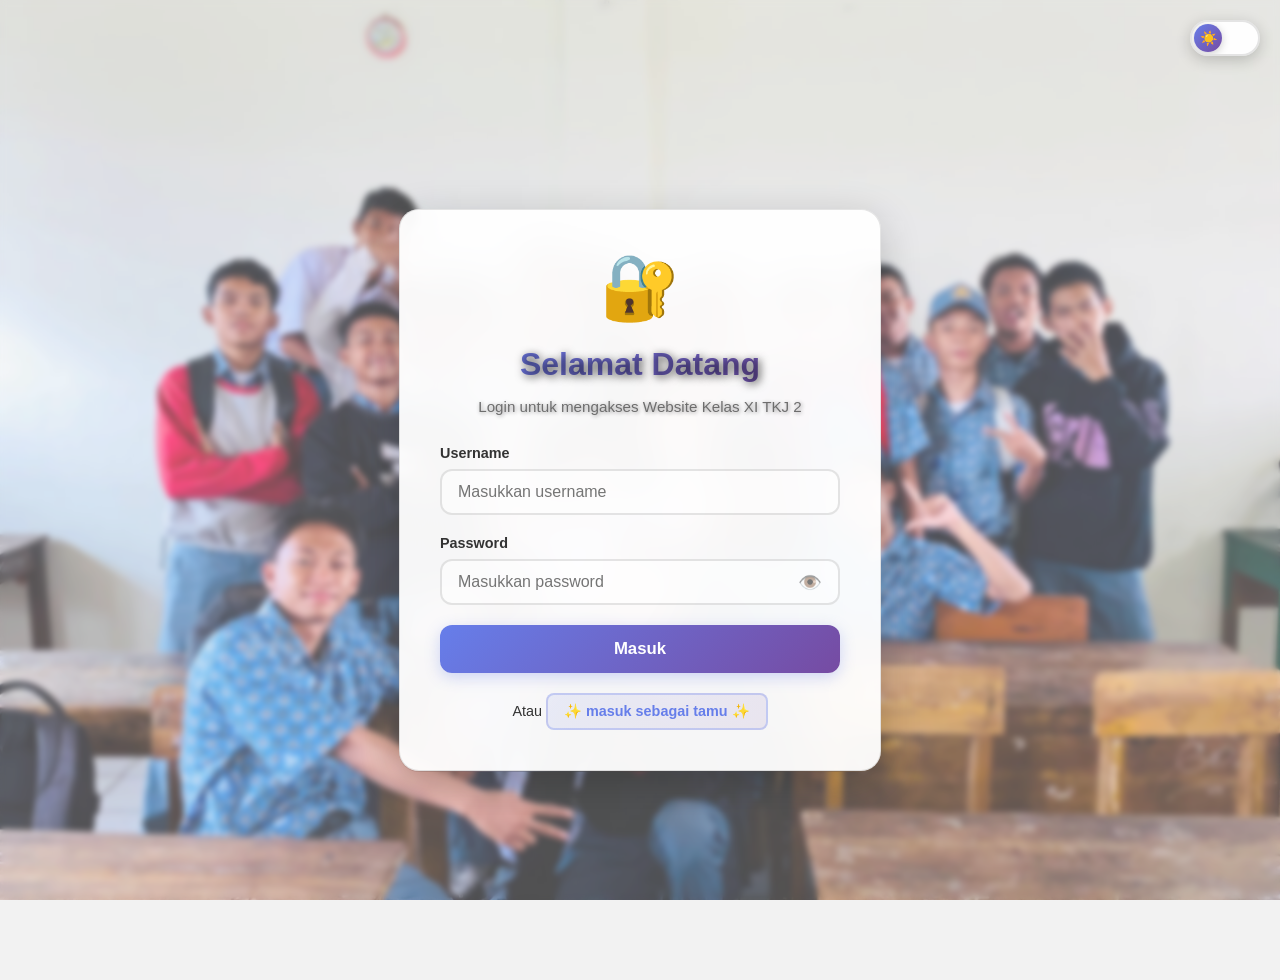
<file: jadwal.html>
<!DOCTYPE html>
<html lang="id">
<head>
    <meta charset="UTF-8">
    <meta name="viewport" content="width=device-width, initial-scale=1.0">
    <title>Jadwal Kelas - XI TKJ 2</title>
    <link rel="stylesheet" href="css/base.css">
    <style>
        /* Jadwal Specific Styles */
        .schedule-container {
            max-width: 1200px;
            margin: 0 auto;
            padding: 20px;
            padding-bottom: 100px;
        }

        .schedule-header {
            text-align: center;
            padding: 40px 20px 20px;
        }

        .schedule-title {
            font-size: 2.5em;
            font-weight: 800;
            background: linear-gradient(135deg, #667eea 0%, #764ba2 100%);
            -webkit-background-clip: text;
            -webkit-text-fill-color: transparent;
            background-clip: text;
            margin-bottom: 10px;
            filter: drop-shadow(0 0 20px rgba(102, 126, 234, 0.4));
        }

        .dark-mode .schedule-title {
            background: linear-gradient(135deg, #3b82f6 0%, #8b5cf6 100%);
            -webkit-background-clip: text;
            -webkit-text-fill-color: transparent;
            background-clip: text;
        }

        .schedule-subtitle {
            color: var(--text-color);
            font-size: 1.1em;
            opacity: 0.8;
        }

        /* Day Selector */
        .day-selector {
            display: flex;
            gap: 10px;
            justify-content: center;
            flex-wrap: wrap;
            margin: 30px 0;
            padding: 0 20px;
        }

        .day-btn {
            padding: 12px 24px;
            background: var(--card-bg);
            border: 2px solid var(--nav-border);
            border-radius: 50px;
            color: var(--text-color);
            font-weight: 600;
            cursor: pointer;
            transition: all 0.3s cubic-bezier(0.4, 0, 0.2, 1);
            backdrop-filter: blur(10px);
            -webkit-backdrop-filter: blur(10px);
            font-size: 14px;
        }

        .day-btn:hover {
            transform: translateY(-2px);
            box-shadow: 0 4px 15px rgba(102, 126, 234, 0.3);
        }

        .day-btn.active {
            background: linear-gradient(135deg, #667eea 0%, #764ba2 100%);
            color: white;
            border-color: transparent;
            box-shadow: 0 4px 20px rgba(102, 126, 234, 0.4);
        }

        .dark-mode .day-btn.active {
            background: linear-gradient(135deg, #3b82f6 0%, #8b5cf6 100%);
        }

        /* Today Badge for Day Button */
        .day-btn.today {
            position: relative;
        }

        .day-btn.today::after {
            content: '● Hari Ini';
            position: absolute;
            top: -10px;
            right: -10px;
            background: linear-gradient(135deg, #10b981 0%, #059669 100%);
            color: white;
            padding: 3px 8px;
            border-radius: 12px;
            font-size: 0.7em;
            font-weight: 600;
            box-shadow: 0 2px 6px rgba(16, 185, 129, 0.4);
            animation: pulse 2s ease-in-out infinite;
            white-space: nowrap;
            z-index: 10;
        }

        @keyframes pulse {
            0%, 100% { opacity: 1; transform: scale(1); }
            50% { opacity: 0.85; transform: scale(0.98); }
        }

        /* Schedule Cards */
        .schedule-content {
            display: none;
            animation: fadeInScale 0.5s ease-out;
        }

        .schedule-content.active {
            display: block;
        }

        @keyframes fadeInScale {
            from {
                opacity: 0;
                transform: scale(0.95);
            }
            to {
                opacity: 1;
                transform: scale(1);
            }
        }

        .schedule-card {
            background: var(--card-bg);
            backdrop-filter: blur(10px);
            -webkit-backdrop-filter: blur(10px);
            border-radius: 16px;
            padding: 20px;
            margin-bottom: 15px;
            border-left: 4px solid #667eea;
            box-shadow: 0 4px 15px rgba(0, 0, 0, 0.1);
            transition: all 0.3s ease;
            position: relative;
            overflow: hidden;
        }

        .schedule-card::before {
            content: '';
            position: absolute;
            top: 0;
            left: 0;
            width: 100%;
            height: 100%;
            background: linear-gradient(135deg, rgba(102, 126, 234, 0.05) 0%, rgba(118, 75, 162, 0.05) 100%);
            opacity: 0;
            transition: opacity 0.3s ease;
        }

        .schedule-card:hover {
            transform: translateX(5px);
            box-shadow: 0 6px 25px rgba(0, 0, 0, 0.15);
        }

        .schedule-card:hover::before {
            opacity: 1;
        }

        .dark-mode .schedule-card {
            border-left-color: #3b82f6;
        }

        .schedule-time {
            display: inline-flex;
            align-items: center;
            gap: 8px;
            background: linear-gradient(135deg, #667eea 0%, #764ba2 100%);
            color: white;
            padding: 6px 14px;
            border-radius: 20px;
            font-size: 13px;
            font-weight: 600;
            margin-bottom: 12px;
            box-shadow: 0 2px 8px rgba(102, 126, 234, 0.3);
        }

        .dark-mode .schedule-time {
            background: linear-gradient(135deg, #3b82f6 0%, #8b5cf6 100%);
        }

        .schedule-subject {
            font-size: 1.3em;
            font-weight: 700;
            color: var(--text-color);
            margin-bottom: 8px;
            position: relative;
            z-index: 1;
        }

        .schedule-teacher {
            color: var(--text-color);
            opacity: 0.7;
            font-size: 0.95em;
            display: flex;
            align-items: center;
            gap: 8px;
            position: relative;
            z-index: 1;
        }

        .schedule-room {
            display: inline-flex;
            align-items: center;
            gap: 6px;
            margin-top: 10px;
            padding: 4px 12px;
            background: rgba(102, 126, 234, 0.1);
            border-radius: 12px;
            font-size: 0.9em;
            color: #667eea;
            font-weight: 600;
            position: relative;
            z-index: 1;
        }

        .dark-mode .schedule-room {
            background: rgba(59, 130, 246, 0.2);
            color: #3b82f6;
        }

        /* Empty State */
        .empty-state {
            text-align: center;
            padding: 60px 20px;
            color: var(--text-color);
            opacity: 0.6;
        }

        .empty-state-icon {
            font-size: 4em;
            margin-bottom: 20px;
            opacity: 0.5;
        }

        /* Mobile Responsive */
        @media (max-width: 768px) {
            .schedule-title {
                font-size: 2em;
            }

            .day-selector {
                gap: 8px;
            }

            .day-btn {
                padding: 10px 18px;
                font-size: 13px;
            }

            .day-btn.today::after {
                font-size: 0.65em;
                padding: 3px 6px;
                top: -8px;
                right: -8px;
            }

            .schedule-card {
                padding: 16px;
            }

            .schedule-subject {
                font-size: 1.15em;
            }
        }

        @media (max-width: 480px) {
            .schedule-title {
                font-size: 1.8em;
            }

            .day-btn {
                padding: 8px 14px;
                font-size: 12px;
            }

            .day-btn.today::after {
                font-size: 0.6em;
                padding: 2px 5px;
                top: -7px;
                right: -7px;
            }

            .schedule-time {
                font-size: 12px;
                padding: 5px 12px;
            }

            .schedule-subject {
                font-size: 1.1em;
            }

            .schedule-teacher {
                font-size: 0.9em;
            }
        }
    </style>
    <link rel="stylesheet" href="css/app.css">
</head>
<body>

    <!-- Background Slideshow -->
    <div class="bg-slideshow" id="bgSlideshow"></div>

    <!-- Top Navigation Bar -->
    <nav class="top-nav" id="topNavRoot"></nav>

    <!-- Header -->
    <div class="schedule-header">
        <h1 class="schedule-title">Jadwal Pelajaran</h1>
        <p class="schedule-subtitle">Kelas XI TKJ 2</p>
    </div>

    <!-- Day Selector -->
    <div class="day-selector">
        <button class="day-btn active" data-day="senin">Senin</button>
        <button class="day-btn" data-day="selasa">Selasa</button>
        <button class="day-btn" data-day="rabu">Rabu</button>
        <button class="day-btn" data-day="kamis">Kamis</button>
        <button class="day-btn" data-day="jumat">Jumat</button>
        <button class="day-btn" data-day="sabtu">Sabtu</button>
    </div>

    <!-- Schedule Container -->
    <div class="schedule-container">

        <!-- Senin -->
        <div class="schedule-content active" data-day="senin">
            <div class="schedule-card">
                <div class="schedule-time">⏰ 13:15 - 13:45</div>
                <div class="schedule-subject">Bahasa Inggris</div>
                <div class="schedule-teacher">👨‍🏫 Ditha</div>
                <div class="schedule-room">📍 Kelas</div>
            </div>
            <div class="schedule-card">
                <div class="schedule-time">⏰ 13:45 - 14:15</div>
                <div class="schedule-subject">Bahasa Inggris</div>
                <div class="schedule-teacher">👨‍🏫 Ditha</div>
                <div class="schedule-room">📍 Kelas</div>
            </div>
            <div class="schedule-card">
                <div class="schedule-time">⏰ 14:15 - 14:45</div>
                <div class="schedule-subject">Bahasa Inggris</div>
                <div class="schedule-teacher">👨‍🏫 Ditha</div>
                <div class="schedule-room">📍 Kelas</div>
            </div>
            <div class="schedule-card">
                <div class="schedule-time">⏰ 14:45 - 15:15</div>
                <div class="schedule-subject">Bahasa Inggris</div>
                <div class="schedule-teacher">👨‍🏫 Ditha</div>
                <div class="schedule-room">📍 Kelas</div>
            </div>
            <div class="schedule-card" style="background: rgba(255, 193, 7, 0.1); border-left-color: #ffc107;">
                <div class="schedule-time">⏰ 15:15 - 15:25</div>
                <div class="schedule-subject">☕ ISTIRAHAT</div>
                <div class="schedule-teacher">⏸️ Break Time (10 menit)</div>
                <div class="schedule-room">📍 Area Sekolah</div>
            </div>
            <div class="schedule-card">
                <div class="schedule-time">⏰ 15:25 - 15:55</div>
                <div class="schedule-subject">ASJ</div>
                <div class="schedule-teacher">👨‍🏫 Devi</div>
                <div class="schedule-room">📍 Lab Komputer</div>
            </div>
            <div class="schedule-card">
                <div class="schedule-time">⏰ 15:55 - 16:25</div>
                <div class="schedule-subject">ASJ</div>
                <div class="schedule-teacher">👨‍🏫 Devi</div>
                <div class="schedule-room">📍 Lab Komputer</div>
            </div>
            <div class="schedule-card">
                <div class="schedule-time">⏰ 16:25 - 16:55</div>
                <div class="schedule-subject">ASJ</div>
                <div class="schedule-teacher">👨‍🏫 Devi</div>
                <div class="schedule-room">📍 Lab Komputer</div>
            </div>
            <div class="schedule-card">
                <div class="schedule-time">⏰ 16:55 - 17:25</div>
                <div class="schedule-subject">ASJ</div>
                <div class="schedule-teacher">👨‍🏫 Devi</div>
                <div class="schedule-room">📍 Lab Komputer</div>
            </div>
        </div>


        <!-- Selasa -->
        <div class="schedule-content" data-day="selasa">
            <div class="schedule-card">
                <div class="schedule-time">⏰ 13:15 - 13:45</div>
                <div class="schedule-subject">TUJK</div>
                <div class="schedule-teacher">👨‍🏫 Mahfud</div>
                <div class="schedule-room">📍 Lab Komputer</div>
            </div>
            <div class="schedule-card">
                <div class="schedule-time">⏰ 13:45 - 14:15</div>
                <div class="schedule-subject">TUJK</div>
                <div class="schedule-teacher">👨‍🏫 Mahfud</div>
                <div class="schedule-room">📍 Lab Komputer</div>
            </div>
            <div class="schedule-card">
                <div class="schedule-time">⏰ 14:15 - 14:45</div>
                <div class="schedule-subject">TJKN</div>
                <div class="schedule-teacher">👨‍🏫 Satura</div>
                <div class="schedule-room">📍 Lab Komputer</div>
            </div>
            <div class="schedule-card">
                <div class="schedule-time">⏰ 14:45 - 15:15</div>
                <div class="schedule-subject">TJKN</div>
                <div class="schedule-teacher">👨‍🏫 Satura</div>
                <div class="schedule-room">📍 Lab Komputer</div>
            </div>
            <div class="schedule-card" style="background: rgba(255, 193, 7, 0.1); border-left-color: #ffc107;">
                <div class="schedule-time">⏰ 15:15 - 15:25</div>
                <div class="schedule-subject">☕ ISTIRAHAT</div>
                <div class="schedule-teacher">⏸️ Break Time (10 menit)</div>
                <div class="schedule-room">📍 Area Sekolah</div>
            </div>
            <div class="schedule-card">
                <div class="schedule-time">⏰ 15:25 - 15:55</div>
                <div class="schedule-subject">ASJ</div>
                <div class="schedule-teacher">👨‍🏫 Devi</div>
                <div class="schedule-room">📍 Lab Komputer</div>
            </div>
            <div class="schedule-card">
                <div class="schedule-time">⏰ 15:55 - 16:25</div>
                <div class="schedule-subject">ASJ</div>
                <div class="schedule-teacher">👨‍🏫 Devi</div>
                <div class="schedule-room">📍 Lab Komputer</div>
            </div>
            <div class="schedule-card">
                <div class="schedule-time">⏰ 16:25 - 16:55</div>
                <div class="schedule-subject">PABP</div>
                <div class="schedule-teacher">👨‍🏫 Mujawiroh</div>
                <div class="schedule-room">📍 Kelas</div>
            </div>
            <div class="schedule-card">
                <div class="schedule-time">⏰ 16:55 - 17:25</div>
                <div class="schedule-subject">PABP</div>
                <div class="schedule-teacher">👨‍🏫 Mujawiroh</div>
                <div class="schedule-room">📍 Kelas</div>
            </div>
        </div>


        <!-- Rabu -->
        <div class="schedule-content" data-day="rabu">
            <div class="schedule-card">
                <div class="schedule-time">⏰ 13:15 - 13:45</div>
                <div class="schedule-subject">PKWU</div>
                <div class="schedule-teacher">👨‍🏫 Oktalia</div>
                <div class="schedule-room">📍 Kelas</div>
            </div>
            <div class="schedule-card">
                <div class="schedule-time">⏰ 13:45 - 14:15</div>
                <div class="schedule-subject">PKWU</div>
                <div class="schedule-teacher">👨‍🏫 Oktalia</div>
                <div class="schedule-room">📍 Kelas</div>
            </div>
            <div class="schedule-card">
                <div class="schedule-time">⏰ 14:15 - 14:45</div>
                <div class="schedule-subject">PKWU</div>
                <div class="schedule-teacher">👨‍🏫 Oktalia</div>
                <div class="schedule-room">📍 Kelas</div>
            </div>
            <div class="schedule-card">
                <div class="schedule-time">⏰ 14:45 - 15:15</div>
                <div class="schedule-subject">PKWU</div>
                <div class="schedule-teacher">👨‍🏫 Oktalia</div>
                <div class="schedule-room">📍 Kelas</div>
            </div>
            <div class="schedule-card" style="background: rgba(255, 193, 7, 0.1); border-left-color: #ffc107;">
                <div class="schedule-time">⏰ 15:15 - 15:25</div>
                <div class="schedule-subject">☕ ISTIRAHAT</div>
                <div class="schedule-teacher">⏸️ Break Time (10 menit)</div>
                <div class="schedule-room">📍 Area Sekolah</div>
            </div>
            <div class="schedule-card">
                <div class="schedule-time">⏰ 15:25 - 15:55</div>
                <div class="schedule-subject">PKWU</div>
                <div class="schedule-teacher">👨‍🏫 Oktalia</div>
                <div class="schedule-room">📍 Kelas</div>
            </div>
            <div class="schedule-card">
                <div class="schedule-time">⏰ 15:55 - 16:25</div>
                <div class="schedule-subject">Matematika</div>
                <div class="schedule-teacher">👨‍🏫 Ahmad</div>
                <div class="schedule-room">📍 Kelas</div>
            </div>
            <div class="schedule-card">
                <div class="schedule-time">⏰ 16:25 - 16:55</div>
                <div class="schedule-subject">Penjas</div>
                <div class="schedule-teacher">👨‍🏫 Zainul</div>
                <div class="schedule-room">📍 Lapangan</div>
            </div>
            <div class="schedule-card">
                <div class="schedule-time">⏰ 16:55 - 17:25</div>
                <div class="schedule-subject">Penjas</div>
                <div class="schedule-teacher">👨‍🏫 Zainul</div>
                <div class="schedule-room">📍 Lapangan</div>
            </div>
        </div>


        <!-- Kamis -->
        <div class="schedule-content" data-day="kamis">
            <div class="schedule-card">
                <div class="schedule-time">⏰ 13:15 - 13:45</div>
                <div class="schedule-subject">Matematika</div>
                <div class="schedule-teacher">👨‍🏫 Ahmad</div>
                <div class="schedule-room">📍 Kelas</div>
            </div>
            <div class="schedule-card">
                <div class="schedule-time">⏰ 13:45 - 14:15</div>
                <div class="schedule-subject">Matematika</div>
                <div class="schedule-teacher">👨‍🏫 Ahmad</div>
                <div class="schedule-room">📍 Kelas</div>
            </div>
            <div class="schedule-card">
                <div class="schedule-time">⏰ 14:15 - 14:45</div>
                <div class="schedule-subject">PABP</div>
                <div class="schedule-teacher">👨‍🏫 Mujawiroh</div>
                <div class="schedule-room">📍 Kelas</div>
            </div>
            <div class="schedule-card">
                <div class="schedule-time">⏰ 14:45 - 15:15</div>
                <div class="schedule-subject">PABP</div>
                <div class="schedule-teacher">👨‍🏫 Mujawiroh</div>
                <div class="schedule-room">📍 Kelas</div>
            </div>
            <div class="schedule-card" style="background: rgba(255, 193, 7, 0.1); border-left-color: #ffc107;">
                <div class="schedule-time">⏰ 15:15 - 15:25</div>
                <div class="schedule-subject">☕ ISTIRAHAT</div>
                <div class="schedule-teacher">⏸️ Break Time (10 menit)</div>
                <div class="schedule-room">📍 Area Sekolah</div>
            </div>
            <div class="schedule-card">
                <div class="schedule-time">⏰ 15:25 - 15:55</div>
                <div class="schedule-subject">PKPJ</div>
                <div class="schedule-teacher">👨‍🏫 Herman</div>
                <div class="schedule-room">📍 Lab Komputer</div>
            </div>
            <div class="schedule-card">
                <div class="schedule-time">⏰ 15:55 - 16:25</div>
                <div class="schedule-subject">PKPJ</div>
                <div class="schedule-teacher">👨‍🏫 Herman</div>
                <div class="schedule-room">📍 Lab Komputer</div>
            </div>
            <div class="schedule-card">
                <div class="schedule-time">⏰ 16:25 - 16:55</div>
                <div class="schedule-subject">PKPJ</div>
                <div class="schedule-teacher">👨‍🏫 Herman</div>
                <div class="schedule-room">📍 Lab Komputer</div>
            </div>
            <div class="schedule-card">
                <div class="schedule-time">⏰ 16:55 - 17:25</div>
                <div class="schedule-subject">PKPJ</div>
                <div class="schedule-teacher">👨‍🏫 Herman</div>
                <div class="schedule-room">📍 Lab Komputer</div>
            </div>
        </div>


        <!-- Jum'at -->
        <div class="schedule-content" data-day="jumat">
            <div class="schedule-card">
                <div class="schedule-time">⏰ 13:15 - 13:50</div>
                <div class="schedule-subject">PPKN</div>
                <div class="schedule-teacher">👨‍🏫 Yophie</div>
                <div class="schedule-room">📍 Kelas</div>
            </div>
            <div class="schedule-card">
                <div class="schedule-time">⏰ 13:50 - 14:25</div>
                <div class="schedule-subject">PPKN</div>
                <div class="schedule-teacher">👨‍🏫 Yophie</div>
                <div class="schedule-room">📍 Kelas</div>
            </div>
            <div class="schedule-card">
                <div class="schedule-time">⏰ 14:25 - 15:00</div>
                <div class="schedule-subject">TUJK</div>
                <div class="schedule-teacher">👨‍🏫 Mahfud</div>
                <div class="schedule-room">📍 Lab Komputer</div>
            </div>
            <div class="schedule-card" style="background: rgba(255, 193, 7, 0.1); border-left-color: #ffc107;">
                <div class="schedule-time">⏰ 15:00 - 15:05</div>
                <div class="schedule-subject">☕ ISTIRAHAT</div>
                <div class="schedule-teacher">⏸️ Break Time (5 menit)</div>
                <div class="schedule-room">📍 Area Sekolah</div>
            </div>
            <div class="schedule-card">
                <div class="schedule-time">⏰ 15:05 - 15:40</div>
                <div class="schedule-subject">Sejarah Indonesia</div>
                <div class="schedule-teacher">👨‍🏫 Evi</div>
                <div class="schedule-room">📍 Kelas</div>
            </div>
            <div class="schedule-card">
                <div class="schedule-time">⏰ 15:40 - 16:15</div>
                <div class="schedule-subject">Sejarah Indonesia</div>
                <div class="schedule-teacher">👨‍🏫 Evi</div>
                <div class="schedule-room">📍 Kelas</div>
            </div>
            <div class="schedule-card">
                <div class="schedule-time">⏰ 16:15 - 16:50</div>
                <div class="schedule-subject">Bahasa Indonesia</div>
                <div class="schedule-teacher">👨‍🏫 Abdul Rahmat</div>
                <div class="schedule-room">📍 Kelas</div>
            </div>
            <div class="schedule-card">
                <div class="schedule-time">⏰ 16:50 - 17:25</div>
                <div class="schedule-subject">Bahasa Indonesia</div>
                <div class="schedule-teacher">👨‍🏫 Abdul Rahmat</div>
                <div class="schedule-room">📍 Kelas</div>
            </div>
        </div>


        <!-- Sabtu -->
        <div class="schedule-content" data-day="sabtu">
            <div class="schedule-card">
                <div class="schedule-time">⏰ 13:15 - 13:50</div>
                <div class="schedule-subject">Bahasa Indonesia</div>
                <div class="schedule-teacher">👨‍🏫 Abdul Rahmat</div>
                <div class="schedule-room">📍 Kelas</div>
            </div>
            <div class="schedule-card">
                <div class="schedule-time">⏰ 13:50 - 14:25</div>
                <div class="schedule-subject">TUJK</div>
                <div class="schedule-teacher">👨‍🏫 Mahfud</div>
                <div class="schedule-room">📍 Lab Komputer</div>
            </div>
            <div class="schedule-card">
                <div class="schedule-time">⏰ 14:25 - 15:00</div>
                <div class="schedule-subject">TJKN</div>
                <div class="schedule-teacher">👨‍🏫 Satura</div>
                <div class="schedule-room">📍 Lab Komputer</div>
            </div>
            <div class="schedule-card">
                <div class="schedule-time">⏰ 15:00 - 15:35</div>
                <div class="schedule-subject">TJKN</div>
                <div class="schedule-teacher">👨‍🏫 Satura</div>
                <div class="schedule-room">📍 Lab Komputer</div>
            </div>
            <div class="schedule-card">
                <div class="schedule-time">⏰ 15:35 - 16:10</div>
                <div class="schedule-subject">ASJ</div>
                <div class="schedule-teacher">👨‍🏫 Devi</div>
                <div class="schedule-room">📍 Lab Komputer</div>
            </div>
            <div class="schedule-card" style="background: rgba(255, 193, 7, 0.1); border-left-color: #ffc107;">
                <div class="schedule-time">⏰ 16:10 - 16:15</div>
                <div class="schedule-subject">☕ ISTIRAHAT</div>
                <div class="schedule-teacher">⏸️ Break Time (5 menit)</div>
                <div class="schedule-room">📍 Area Sekolah</div>
            </div>
            <div class="schedule-card">
                <div class="schedule-time">⏰ 16:15 - 16:50</div>
                <div class="schedule-subject">TUJK</div>
                <div class="schedule-teacher">👨‍🏫 Mahfud</div>
                <div class="schedule-room">📍 Lab Komputer</div>
            </div>
            <div class="schedule-card">
                <div class="schedule-time">⏰ 16:50 - 17:25</div>
                <div class="schedule-subject">TUJK</div>
                <div class="schedule-teacher">👨‍🏫 Mahfud</div>
                <div class="schedule-room">📍 Lab Komputer</div>
            </div>
        </div>


    </div>

    <!-- Bottom Navigation -->
    <nav class="bottom-nav" id="bottomNav"></nav>

    <script type="module">
        import { initNav } from './js/nav.js';
        initNav();

        document.addEventListener('DOMContentLoaded', function() {
            const dayButtons = document.querySelectorAll('.day-btn');
            const scheduleContents = document.querySelectorAll('.schedule-content');

            dayButtons.forEach(button => {
                button.addEventListener('click', () => {
                    const selectedDay = button.getAttribute('data-day');
                    dayButtons.forEach(btn => btn.classList.remove('active'));
                    button.classList.add('active');
                    scheduleContents.forEach(content => content.classList.remove('active'));
                    const selectedContent = document.querySelector(`.schedule-content[data-day="${selectedDay}"]`);
                    if (selectedContent) selectedContent.classList.add('active');
                });
            });

            const days = ['minggu', 'senin', 'selasa', 'rabu', 'kamis', 'jumat', 'sabtu'];
            const currentDay = days[new Date().getDay()];

            if (currentDay !== 'minggu') {
                const todayButton = document.querySelector(`.day-btn[data-day="${currentDay}"]`);
                if (todayButton) todayButton.classList.add('today');
            }

            const targetDay = currentDay === 'minggu' ? 'senin' : currentDay;
            const targetButton = document.querySelector(`.day-btn[data-day="${targetDay}"]`);
            if (targetButton) targetButton.click();
        });
    </script>

</body>
</html>
</file>
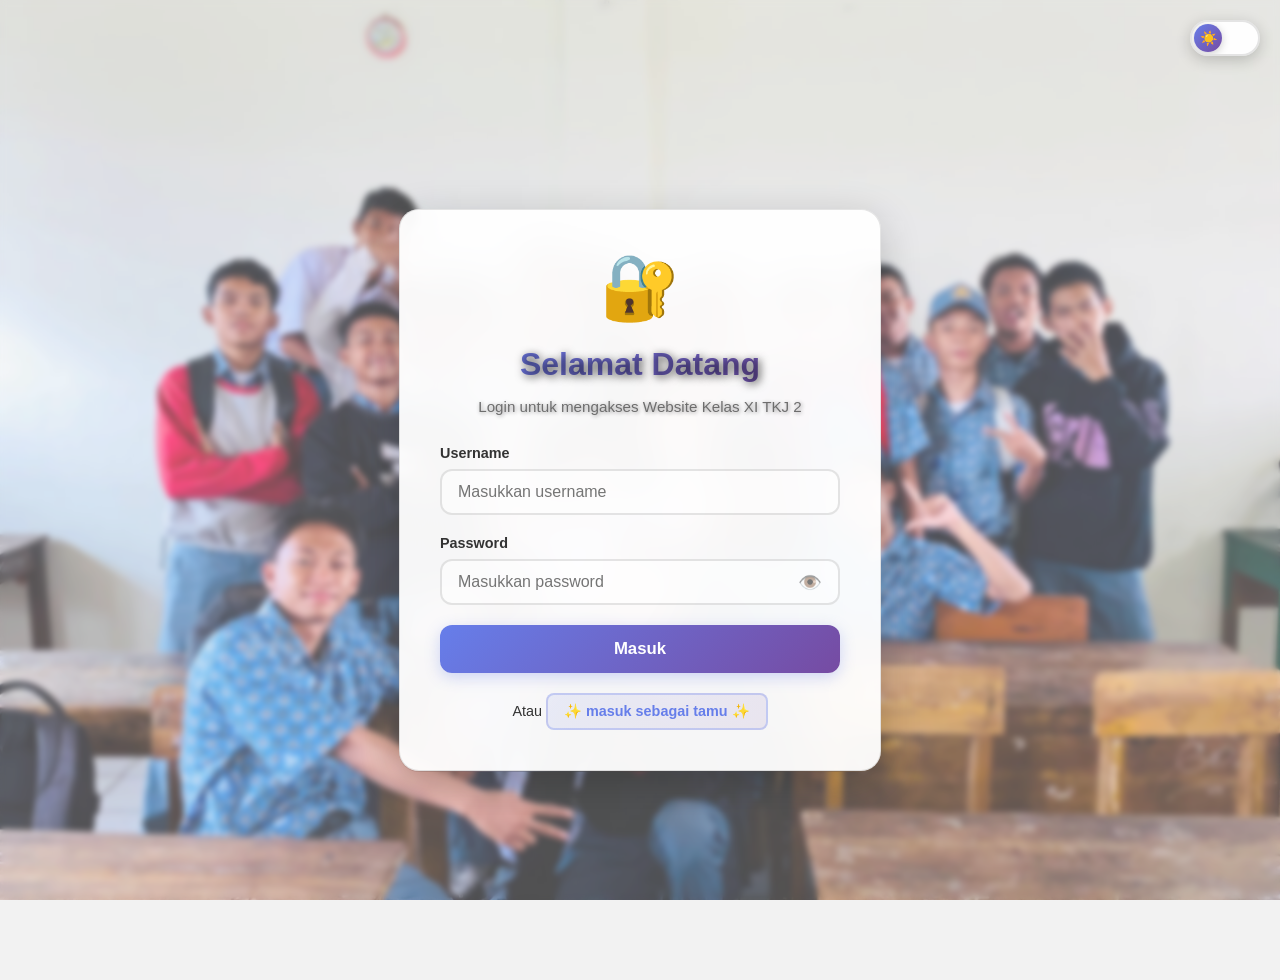
<file: login.html>
<!DOCTYPE html>
<html lang="id">
<head>
    <meta charset="UTF-8">
    <meta name="viewport" content="width=device-width, initial-scale=1.0">
    <title>Login - XI TKJ 2</title>
    <link rel="stylesheet" href="css/base.css">
    <link rel="stylesheet" href="css/app.css">
    <link rel="stylesheet" href="css/login.css">
</head>
<body>

    <div class="bg-slideshow" id="bgSlideshow"></div>

    <button id="theme-toggle" class="theme-toggle floating-theme-toggle">
        <div class="toggle-track">
            <div class="toggle-thumb">
                <span class="icon sun">☀️</span>
                <span class="icon moon">🌙</span>
            </div>
        </div>
    </button>

    <div class="login-page">
        <div class="login-container">
            <div class="login-header">
                <div class="login-logo">🔐</div>
                <h1 class="login-title">Selamat Datang</h1>
                <p class="login-subtitle">Login untuk mengakses Website Kelas XI TKJ 2</p>
            </div>

            <div class="error-message" id="errorMessage">Username atau password salah!</div>

            <form id="loginForm">
                <div class="form-group">
                    <label class="form-label" for="username">Username</label>
                    <input type="text" id="username" class="form-input" placeholder="Masukkan username" required autocomplete="username">
                </div>

                <div class="form-group">
                    <label class="form-label" for="password">Password</label>
                    <div class="password-wrapper">
                        <input type="password" id="password" class="form-input" placeholder="Masukkan password" required autocomplete="current-password">
                        <button type="button" class="toggle-password" id="togglePassword">👁️</button>
                    </div>
                </div>

                <button type="submit" class="login-btn">Masuk</button>
            </form>

            <div class="guest-link">
                Atau <a href="#" id="guestLogin">masuk sebagai tamu</a>
            </div>
        </div>
    </div>

    <script type="module" src="js/login.js"></script>
</body>
</html>
</file>
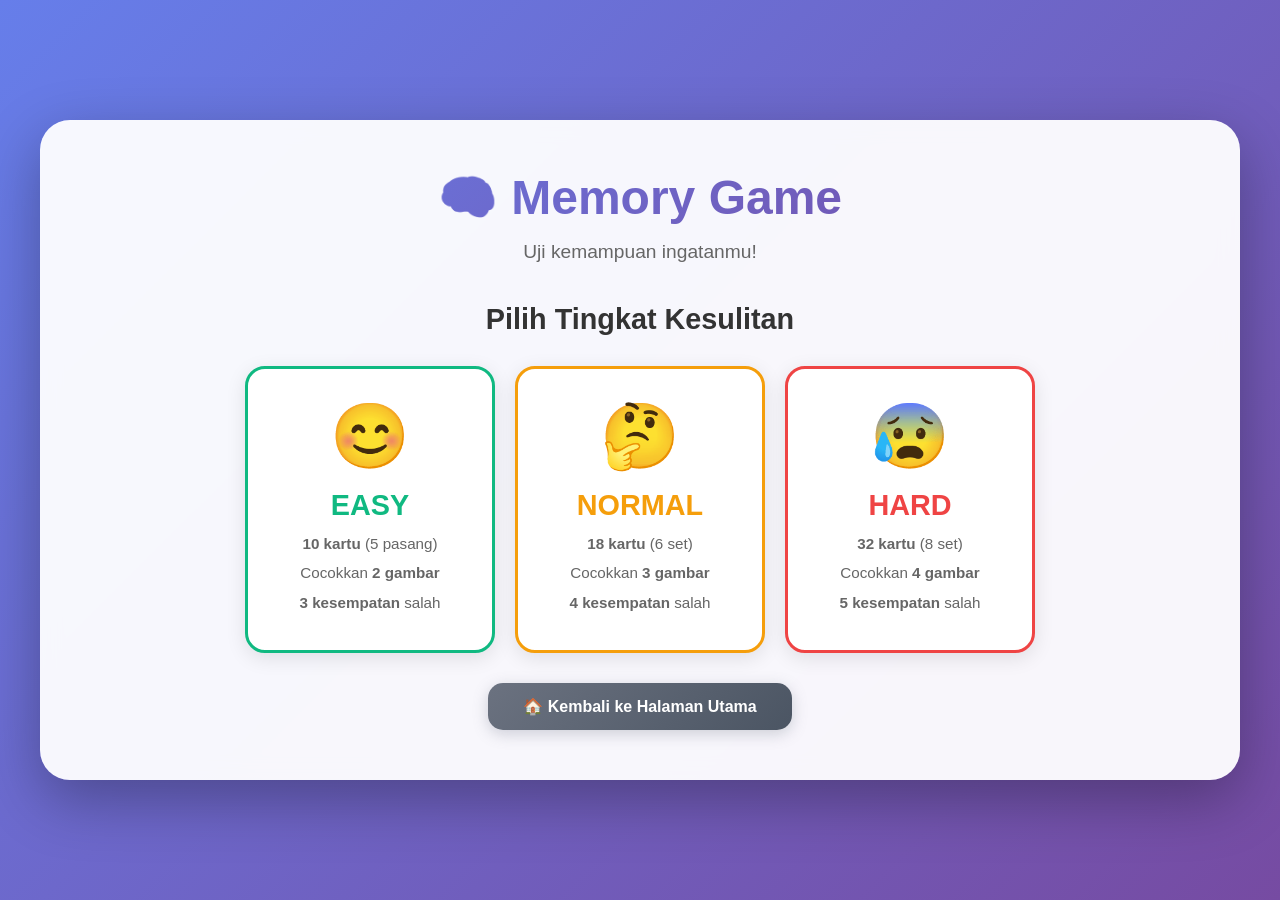
<file: Games/memory-game.html>
<!DOCTYPE html>
<html lang="id">
<head>
    <meta charset="UTF-8">
    <meta name="viewport" content="width=device-width, initial-scale=1.0">
    <title>Memory Card Game - Tes Ingatan</title>
    <style>
        * {
            margin: 0;
            padding: 0;
            box-sizing: border-box;
        }

        body {
            font-family: 'Segoe UI', Tahoma, Geneva, Verdana, sans-serif;
            background: linear-gradient(135deg, #667eea 0%, #764ba2 100%);
            min-height: 100vh;
            display: flex;
            justify-content: center;
            align-items: center;
            padding: 20px;
        }

        .container {
            max-width: 1200px;
            width: 100%;
        }

        /* Difficulty Selection Screen */
        .difficulty-screen {
            background: rgba(255, 255, 255, 0.95);
            backdrop-filter: blur(10px);
            border-radius: 30px;
            padding: 50px;
            text-align: center;
            box-shadow: 0 20px 60px rgba(0, 0, 0, 0.3);
            animation: fadeIn 0.5s ease;
        }

        @keyframes fadeIn {
            from {
                opacity: 0;
                transform: translateY(30px);
            }
            to {
                opacity: 1;
                transform: translateY(0);
            }
        }

        .game-title {
            font-size: 3em;
            font-weight: 800;
            background: linear-gradient(135deg, #667eea 0%, #764ba2 100%);
            -webkit-background-clip: text;
            -webkit-text-fill-color: transparent;
            background-clip: text;
            margin-bottom: 15px;
        }

        .game-subtitle {
            font-size: 1.2em;
            color: #666;
            margin-bottom: 40px;
        }

        .difficulty-title {
            font-size: 1.8em;
            font-weight: 700;
            color: #333;
            margin-bottom: 30px;
        }

        .difficulty-options {
            display: flex;
            gap: 20px;
            justify-content: center;
            flex-wrap: wrap;
        }

        .difficulty-card {
            background: white;
            border-radius: 20px;
            padding: 30px;
            width: 250px;
            cursor: pointer;
            transition: all 0.3s ease;
            box-shadow: 0 5px 20px rgba(0, 0, 0, 0.1);
            border: 3px solid transparent;
        }

        .difficulty-card:hover {
            transform: translateY(-10px);
            box-shadow: 0 15px 40px rgba(0, 0, 0, 0.2);
        }

        .difficulty-card.easy {
            border-color: #10b981;
        }

        .difficulty-card.easy:hover {
            background: linear-gradient(135deg, rgba(16, 185, 129, 0.1) 0%, rgba(5, 150, 105, 0.1) 100%);
        }

        .difficulty-card.normal {
            border-color: #f59e0b;
        }

        .difficulty-card.normal:hover {
            background: linear-gradient(135deg, rgba(245, 158, 11, 0.1) 0%, rgba(217, 119, 6, 0.1) 100%);
        }

        .difficulty-card.hard {
            border-color: #ef4444;
        }

        .difficulty-card.hard:hover {
            background: linear-gradient(135deg, rgba(239, 68, 68, 0.1) 0%, rgba(220, 38, 38, 0.1) 100%);
        }

        .difficulty-icon {
            font-size: 4em;
            margin-bottom: 15px;
        }

        .difficulty-name {
            font-size: 1.8em;
            font-weight: 700;
            margin-bottom: 10px;
        }

        .difficulty-card.easy .difficulty-name {
            color: #10b981;
        }

        .difficulty-card.normal .difficulty-name {
            color: #f59e0b;
        }

        .difficulty-card.hard .difficulty-name {
            color: #ef4444;
        }

        .difficulty-info {
            color: #666;
            font-size: 0.95em;
            line-height: 1.6;
        }

        .difficulty-info p {
            margin: 5px 0;
        }

        /* Back to Home Button */
        .back-to-home {
            margin-top: 30px;
            padding: 14px 35px;
            background: linear-gradient(135deg, #6b7280 0%, #4b5563 100%);
            color: white;
            text-decoration: none;
            border-radius: 15px;
            font-weight: 700;
            font-size: 1em;
            display: inline-flex;
            align-items: center;
            gap: 10px;
            transition: all 0.3s ease;
            box-shadow: 0 4px 15px rgba(107, 114, 128, 0.3);
        }

        .back-to-home:hover {
            transform: translateY(-2px);
            box-shadow: 0 6px 20px rgba(107, 114, 128, 0.5);
            background: linear-gradient(135deg, #4b5563 0%, #374151 100%);
        }

        .back-to-home:active {
            transform: translateY(0);
        }

        /* Game Screen */
        .game-screen {
            display: none;
            animation: fadeIn 0.5s ease;
        }

        .game-header {
            background: rgba(255, 255, 255, 0.95);
            backdrop-filter: blur(10px);
            border-radius: 20px;
            padding: 20px 30px;
            margin-bottom: 20px;
            display: flex;
            justify-content: space-between;
            align-items: center;
            box-shadow: 0 5px 20px rgba(0, 0, 0, 0.2);
        }

        .game-info {
            display: flex;
            gap: 30px;
            align-items: center;
        }

        .info-item {
            display: flex;
            align-items: center;
            gap: 10px;
            font-weight: 600;
            color: #333;
        }

        .info-icon {
            font-size: 1.5em;
        }

        .health-container {
            display: flex;
            gap: 5px;
        }

        .heart {
            font-size: 1.8em;
            animation: pulse 1s ease-in-out infinite;
        }

        .heart.lost {
            opacity: 0.3;
            filter: grayscale(100%);
            animation: heartBreak 0.5s ease;
        }

        @keyframes heartBreak {
            0% {
                transform: scale(1);
                opacity: 1;
            }
            50% {
                transform: scale(1.3) rotate(10deg);
                opacity: 0.5;
            }
            100% {
                transform: scale(1);
                opacity: 0.3;
            }
        }

        @keyframes pulse {
            0%, 100% {
                transform: scale(1);
            }
            50% {
                transform: scale(1.1);
            }
        }

        .score {
            font-size: 1.3em;
            color: #667eea;
        }

        .back-btn {
            padding: 10px 25px;
            background: linear-gradient(135deg, #6b7280 0%, #4b5563 100%);
            color: white;
            border: none;
            border-radius: 10px;
            font-weight: 700;
            cursor: pointer;
            transition: all 0.3s ease;
        }

        .back-btn:hover {
            transform: translateY(-2px);
            box-shadow: 0 5px 15px rgba(107, 114, 128, 0.4);
        }

        /* Game Board */
        .game-board {
            background: rgba(255, 255, 255, 0.95);
            backdrop-filter: blur(10px);
            border-radius: 20px;
            padding: 30px;
            box-shadow: 0 10px 40px rgba(0, 0, 0, 0.2);
            position: relative;
        }

        /* Preview Overlay */
        .preview-overlay {
            position: absolute;
            top: 0;
            left: 0;
            right: 0;
            bottom: 0;
            background: rgba(0, 0, 0, 0.7);
            border-radius: 20px;
            display: flex;
            flex-direction: column;
            justify-content: center;
            align-items: center;
            z-index: 100;
            animation: fadeIn 0.3s ease;
        }

        .preview-overlay.hide {
            animation: fadeOut 0.5s ease forwards;
        }

        @keyframes fadeOut {
            to {
                opacity: 0;
                visibility: hidden;
            }
        }

        .preview-text {
            color: white;
            font-size: 2em;
            font-weight: 700;
            margin-bottom: 20px;
            text-align: center;
            text-shadow: 0 2px 10px rgba(0, 0, 0, 0.8);
        }

        .countdown {
            font-size: 8em;
            font-weight: 800;
            color: white;
            text-shadow: 0 0 40px rgba(0, 0, 0, 0.8),
                         0 4px 20px rgba(0, 0, 0, 1);
            animation: countdownPulse 1s ease-in-out infinite;
        }

        @keyframes countdownPulse {
            0%, 100% {
                transform: scale(1);
                opacity: 1;
            }
            50% {
                transform: scale(1.2);
                opacity: 0.8;
            }
        }

        .preview-message {
            color: rgba(255, 255, 255, 0.9);
            font-size: 1.2em;
            margin-top: 20px;
            text-align: center;
            text-shadow: 0 2px 10px rgba(0, 0, 0, 0.8);
        }

        .cards-container {
            display: grid;
            gap: 15px;
            justify-content: center;
        }

        .cards-container.easy {
            grid-template-columns: repeat(5, 1fr);
        }

        .cards-container.normal {
            grid-template-columns: repeat(6, 1fr);
        }

        .cards-container.hard {
            grid-template-columns: repeat(8, 1fr);
        }

        .card {
            aspect-ratio: 1;
            background: linear-gradient(135deg, #667eea 0%, #764ba2 100%);
            border-radius: 15px;
            cursor: pointer;
            position: relative;
            transform-style: preserve-3d;
            transition: transform 0.6s;
            box-shadow: 0 5px 15px rgba(0, 0, 0, 0.2);
        }

        .card:hover {
            transform: scale(1.05);
        }

        .card.flipped {
            transform: rotateY(180deg);
        }

        .card.matched {
            opacity: 0.6;
            cursor: default;
            animation: matchAnimation 0.5s ease;
        }

        @keyframes matchAnimation {
            0%, 100% {
                transform: scale(1);
            }
            50% {
                transform: scale(1.2);
            }
        }

        .card.wrong {
            animation: shakeAnimation 0.5s ease;
        }

        @keyframes shakeAnimation {
            0%, 100% {
                transform: translateX(0);
            }
            25% {
                transform: translateX(-10px);
            }
            75% {
                transform: translateX(10px);
            }
        }

        .card-front,
        .card-back {
            position: absolute;
            width: 100%;
            height: 100%;
            backface-visibility: hidden;
            display: flex;
            justify-content: center;
            align-items: center;
            border-radius: 15px;
        }

        .card-front {
            background: linear-gradient(135deg, #667eea 0%, #764ba2 100%);
            font-size: 2em;
            color: white;
        }

        .card-back {
            background: white;
            font-size: 3em;
            transform: rotateY(180deg);
        }

        /* Modal */
        .modal {
            display: none;
            position: fixed;
            top: 0;
            left: 0;
            width: 100%;
            height: 100%;
            background: rgba(0, 0, 0, 0.8);
            backdrop-filter: blur(5px);
            z-index: 1000;
            justify-content: center;
            align-items: center;
            animation: fadeIn 0.3s ease;
        }

        .modal.show {
            display: flex;
        }

        .modal-content {
            background: white;
            border-radius: 30px;
            padding: 50px;
            text-align: center;
            max-width: 500px;
            width: 90%;
            box-shadow: 0 20px 60px rgba(0, 0, 0, 0.5);
            animation: slideUp 0.5s ease;
        }

        @keyframes slideUp {
            from {
                opacity: 0;
                transform: translateY(50px);
            }
            to {
                opacity: 1;
                transform: translateY(0);
            }
        }

        .modal-icon {
            font-size: 6em;
            margin-bottom: 20px;
            animation: bounce 0.8s ease;
        }

        @keyframes bounce {
            0%, 100% {
                transform: translateY(0);
            }
            50% {
                transform: translateY(-20px);
            }
        }

        .modal-title {
            font-size: 2.5em;
            font-weight: 800;
            margin-bottom: 15px;
        }

        .modal-title.win {
            background: linear-gradient(135deg, #10b981 0%, #059669 100%);
            -webkit-background-clip: text;
            -webkit-text-fill-color: transparent;
            background-clip: text;
        }

        .modal-title.lose {
            background: linear-gradient(135deg, #ef4444 0%, #dc2626 100%);
            -webkit-background-clip: text;
            -webkit-text-fill-color: transparent;
            background-clip: text;
        }

        .modal-message {
            font-size: 1.2em;
            color: #666;
            margin-bottom: 30px;
        }

        .modal-stats {
            background: #f9fafb;
            border-radius: 15px;
            padding: 20px;
            margin-bottom: 30px;
        }

        .modal-stats p {
            font-size: 1.1em;
            color: #333;
            margin: 10px 0;
        }

        .modal-stats strong {
            color: #667eea;
        }

        .modal-buttons {
            display: flex;
            gap: 15px;
            justify-content: center;
        }

        .modal-btn {
            padding: 15px 35px;
            border: none;
            border-radius: 15px;
            font-size: 1.1em;
            font-weight: 700;
            cursor: pointer;
            transition: all 0.3s ease;
        }

        .play-again-btn {
            background: linear-gradient(135deg, #667eea 0%, #764ba2 100%);
            color: white;
        }

        .play-again-btn:hover {
            transform: translateY(-2px);
            box-shadow: 0 6px 20px rgba(102, 126, 234, 0.4);
        }

        .menu-btn {
            background: #e5e7eb;
            color: #333;
        }

        .menu-btn:hover {
            background: #d1d5db;
            transform: translateY(-2px);
        }

        /* Responsive */
        @media (max-width: 768px) {
            .difficulty-screen {
                padding: 30px 20px;
            }

            .game-title {
                font-size: 2em;
            }

            .difficulty-options {
                flex-direction: column;
                align-items: center;
            }

            .difficulty-card {
                width: 100%;
                max-width: 300px;
            }

            .back-to-home {
                padding: 12px 28px;
                font-size: 0.95em;
            }

            .game-header {
                flex-direction: column;
                gap: 15px;
            }

            .game-info {
                flex-direction: column;
                gap: 15px;
            }

            .cards-container.easy {
                grid-template-columns: repeat(5, 1fr);
                gap: 10px;
            }

            .cards-container.normal {
                grid-template-columns: repeat(4, 1fr);
                gap: 10px;
            }

            .cards-container.hard {
                grid-template-columns: repeat(4, 1fr);
                gap: 8px;
            }

            .card-back {
                font-size: 2em;
            }

            .modal-content {
                padding: 30px 20px;
            }

            .modal-buttons {
                flex-direction: column;
            }

            .modal-btn {
                width: 100%;
            }
        }

        @media (max-width: 480px) {
            .game-board {
                padding: 15px;
            }

            .cards-container {
                gap: 8px;
            }

            .card-back {
                font-size: 1.5em;
            }
        }
    </style>
</head>
<body>

    <div class="container">
        <!-- Difficulty Selection Screen -->
        <div class="difficulty-screen" id="difficultyScreen">
            <h1 class="game-title">🧠 Memory Game</h1>
            <p class="game-subtitle">Uji kemampuan ingatanmu!</p>
            <h2 class="difficulty-title">Pilih Tingkat Kesulitan</h2>
            
            <div class="difficulty-options">
                <div class="difficulty-card easy" onclick="startGame('easy')">
                    <div class="difficulty-icon">😊</div>
                    <h3 class="difficulty-name">EASY</h3>
                    <div class="difficulty-info">
                        <p><strong>10 kartu</strong> (5 pasang)</p>
                        <p>Cocokkan <strong>2 gambar</strong></p>
                        <p><strong>3 kesempatan</strong> salah</p>
                    </div>
                </div>

                <div class="difficulty-card normal" onclick="startGame('normal')">
                    <div class="difficulty-icon">🤔</div>
                    <h3 class="difficulty-name">NORMAL</h3>
                    <div class="difficulty-info">
                        <p><strong>18 kartu</strong> (6 set)</p>
                        <p>Cocokkan <strong>3 gambar</strong></p>
                        <p><strong>4 kesempatan</strong> salah</p>
                    </div>
                </div>

                <div class="difficulty-card hard" onclick="startGame('hard')">
                    <div class="difficulty-icon">😰</div>
                    <h3 class="difficulty-name">HARD</h3>
                    <div class="difficulty-info">
                        <p><strong>32 kartu</strong> (8 set)</p>
                        <p>Cocokkan <strong>4 gambar</strong></p>
                        <p><strong>5 kesempatan</strong> salah</p>
                    </div>
                </div>
            </div>

            <a href="../index.html" class="back-to-home">
                🏠 Kembali ke Halaman Utama
            </a>
        </div>

        <!-- Game Screen -->
        <div class="game-screen" id="gameScreen">
            <div class="game-header">
                <div class="game-info">
                    <div class="info-item">
                        <span class="info-icon">❤️</span>
                        <div class="health-container" id="healthContainer"></div>
                    </div>
                    <div class="info-item">
                        <span class="info-icon">🎯</span>
                        <span>Score: <span class="score" id="score">0</span></span>
                    </div>
                    <div class="info-item">
                        <span class="info-icon">⏱️</span>
                        <span>Waktu: <span class="score" id="timer">0:00</span></span>
                    </div>
                </div>
                <button class="back-btn" onclick="backToMenu()">⬅️ Menu</button>
            </div>

            <div class="game-board">
                <div class="preview-overlay" id="previewOverlay">
                    <div class="preview-text">Hafalkan posisi kartu!</div>
                    <div class="countdown" id="countdown">3</div>
                    <div class="preview-message">Permainan akan dimulai...</div>
                </div>
                <div class="cards-container" id="cardsContainer"></div>
            </div>
        </div>
    </div>

    <!-- Result Modal -->
    <div class="modal" id="resultModal">
        <div class="modal-content">
            <div class="modal-icon" id="modalIcon">🎉</div>
            <h2 class="modal-title" id="modalTitle">Selamat!</h2>
            <p class="modal-message" id="modalMessage">Kamu berhasil menyelesaikan permainan!</p>
            <div class="modal-stats">
                <p>Tingkat Kesulitan: <strong id="statDifficulty">-</strong></p>
                <p>Score: <strong id="statScore">-</strong></p>
                <p>Waktu: <strong id="statTime">-</strong></p>
                <p>Kesalahan: <strong id="statErrors">-</strong></p>
            </div>
            <div class="modal-buttons">
                <button class="modal-btn play-again-btn" onclick="playAgain()">🔄 Main Lagi</button>
                <button class="modal-btn menu-btn" onclick="backToMenuFromModal()">🏠 Menu Utama</button>
            </div>
        </div>
    </div>

    <script>
        // Game State
        let difficulty = '';
        let cardsArray = [];
        let flippedCards = [];
        let matchedSets = [];
        let canFlip = true;
        let score = 0;
        let errors = 0;
        let maxErrors = 0;
        let matchCount = 2; // Jumlah kartu yang harus dicocokkan
        let timer = 0;
        let timerInterval = null;
        let previewTimeout = null;
        let countdownInterval = null;

        // Emojis for cards
        const emojis = [
            '🍎', '🍌', '🍇', '🍊', '🍓', '🍒', '🍑', '🍍',
            '🥝', '🥑', '🍆', '🥕', '🌽', '🥦', '🥒', '🌶️',
            '🍕', '🍔', '🍟', '🌭', '🍿', '🧁', '🍰', '🎂',
            '🍪', '🍩', '🍫', '🍬', '🍭', '🍮', '🍯', '🍼'
        ];

        // Start game based on difficulty
        function startGame(level) {
            difficulty = level;
            
            // Set game parameters based on difficulty
            if (level === 'easy') {
                matchCount = 2;
                maxErrors = 3;
                cardsArray = createCardArray(5, matchCount); // 5 pairs, 2 cards each = 10 cards
            } else if (level === 'normal') {
                matchCount = 3;
                maxErrors = 4;
                cardsArray = createCardArray(6, matchCount); // 6 sets, 3 cards each = 18 cards
            } else if (level === 'hard') {
                matchCount = 4;
                maxErrors = 5;
                cardsArray = createCardArray(8, matchCount); // 8 sets, 4 cards each = 32 cards
            }

            // Reset game state
            flippedCards = [];
            matchedSets = [];
            score = 0;
            errors = 0;
            timer = 0;

            // Show game screen
            document.getElementById('difficultyScreen').style.display = 'none';
            document.getElementById('gameScreen').style.display = 'block';

            // Initialize game
            updateHealth();
            updateScore();
            renderCards();
            startPreview();
        }

        // Start preview (show all cards)
        function startPreview() {
            const cards = document.querySelectorAll('.card');
            const overlay = document.getElementById('previewOverlay');
            const countdownEl = document.getElementById('countdown');
            
            // Show preview overlay
            overlay.classList.remove('hide');
            
            // Flip all cards to show
            cards.forEach(card => {
                card.classList.add('flipped');
            });

            // Preview duration based on difficulty
            let previewTime = difficulty === 'easy' ? 5 : difficulty === 'normal' ? 7 : 10;
            let countdown = 3;

            // Countdown before hiding cards
            countdownInterval = setInterval(() => {
                countdown--;
                if (countdown > 0) {
                    countdownEl.textContent = countdown;
                } else {
                    countdownEl.textContent = 'GO!';
                    clearInterval(countdownInterval);
                }
            }, 1000);

            // Hide all cards after preview
            previewTimeout = setTimeout(() => {
                cards.forEach(card => {
                    card.classList.remove('flipped');
                });
                
                overlay.classList.add('hide');
                
                // Remove overlay after animation
                setTimeout(() => {
                    overlay.style.display = 'none';
                }, 500);
                
                // Start timer after preview
                startTimer();
            }, previewTime * 1000);
        }

        // Create card array
        function createCardArray(numSets, cardsPerSet) {
            const cards = [];
            const usedEmojis = emojis.slice(0, numSets);

            usedEmojis.forEach((emoji, index) => {
                for (let i = 0; i < cardsPerSet; i++) {
                    cards.push({
                        id: `${index}-${i}`,
                        emoji: emoji,
                        setId: index
                    });
                }
            });

            return shuffleArray(cards);
        }

        // Shuffle array
        function shuffleArray(array) {
            const shuffled = [...array];
            for (let i = shuffled.length - 1; i > 0; i--) {
                const j = Math.floor(Math.random() * (i + 1));
                [shuffled[i], shuffled[j]] = [shuffled[j], shuffled[i]];
            }
            return shuffled;
        }

        // Render cards
        function renderCards() {
            const container = document.getElementById('cardsContainer');
            container.className = `cards-container ${difficulty}`;
            container.innerHTML = '';

            cardsArray.forEach((card, index) => {
                const cardElement = document.createElement('div');
                cardElement.className = 'card';
                cardElement.dataset.index = index;
                cardElement.dataset.setId = card.setId;
                cardElement.innerHTML = `
                    <div class="card-front">❓</div>
                    <div class="card-back">${card.emoji}</div>
                `;
                cardElement.addEventListener('click', () => flipCard(index));
                container.appendChild(cardElement);
            });
        }

        // Flip card
        function flipCard(index) {
            if (!canFlip) return;
            
            const card = document.querySelectorAll('.card')[index];
            
            // Don't flip if already flipped or matched
            if (card.classList.contains('flipped') || card.classList.contains('matched')) {
                return;
            }

            // Flip the card
            card.classList.add('flipped');
            flippedCards.push({ index, setId: card.dataset.setId });

            // Check if we have enough cards flipped
            if (flippedCards.length === matchCount) {
                canFlip = false;
                setTimeout(checkMatch, 800);
            }
        }

        // Check if cards match
        function checkMatch() {
            const cards = document.querySelectorAll('.card');
            const firstSetId = flippedCards[0].setId;
            
            // Check if all flipped cards have the same setId
            const allMatch = flippedCards.every(card => card.setId === firstSetId);

            if (allMatch) {
                // Match found! ✅
                flippedCards.forEach(card => {
                    cards[card.index].classList.add('matched');
                });
                
                matchedSets.push(firstSetId);
                score += 10 * matchCount;
                updateScore();

                // Check win condition
                const totalSets = difficulty === 'easy' ? 5 : difficulty === 'normal' ? 6 : 8;
                if (matchedSets.length === totalSets) {
                    setTimeout(() => endGame(true), 500);
                }
                
                // Reset for next turn
                flippedCards = [];
                canFlip = true;
            } else {
                // No match! ❌
                // Add shake animation to wrong cards
                flippedCards.forEach(card => {
                    cards[card.index].classList.add('wrong');
                });

                // Remove shake animation after it completes
                setTimeout(() => {
                    flippedCards.forEach(card => {
                        cards[card.index].classList.remove('wrong');
                    });
                }, 500);

                // Flip cards back
                setTimeout(() => {
                    flippedCards.forEach(card => {
                        cards[card.index].classList.remove('flipped');
                    });
                }, 600);

                // Reduce health
                setTimeout(() => {
                    errors++;
                    updateHealth();
                    
                    // Check lose condition
                    if (errors >= maxErrors) {
                        setTimeout(() => endGame(false), 300);
                    } else {
                        // Reset for next turn if game not over
                        flippedCards = [];
                        canFlip = true;
                    }
                }, 650);
            }
        }

        // Update health display
        function updateHealth() {
            const container = document.getElementById('healthContainer');
            container.innerHTML = '';

            for (let i = 0; i < maxErrors; i++) {
                const heart = document.createElement('span');
                heart.className = 'heart';
                if (i < errors) {
                    heart.classList.add('lost');
                }
                heart.textContent = '❤️';
                container.appendChild(heart);
            }
        }

        // Update score
        function updateScore() {
            document.getElementById('score').textContent = score;
        }

        // Timer
        function startTimer() {
            timerInterval = setInterval(() => {
                timer++;
                const minutes = Math.floor(timer / 60);
                const seconds = timer % 60;
                document.getElementById('timer').textContent = 
                    `${minutes}:${seconds.toString().padStart(2, '0')}`;
            }, 1000);
        }

        function stopTimer() {
            clearInterval(timerInterval);
        }

        // End game
        function endGame(won) {
            stopTimer();
            canFlip = false;

            const modal = document.getElementById('resultModal');
            const modalIcon = document.getElementById('modalIcon');
            const modalTitle = document.getElementById('modalTitle');
            const modalMessage = document.getElementById('modalMessage');

            if (won) {
                modalIcon.textContent = '🎉';
                modalTitle.textContent = 'SELAMAT!';
                modalTitle.className = 'modal-title win';
                modalMessage.textContent = 'Kamu berhasil menyelesaikan permainan!';
                createConfetti();
            } else {
                modalIcon.textContent = '😢';
                modalTitle.textContent = 'GAME OVER';
                modalTitle.className = 'modal-title lose';
                modalMessage.textContent = 'Kesempatan habis! Coba lagi!';
            }

            // Update stats
            document.getElementById('statDifficulty').textContent = 
                difficulty.toUpperCase();
            document.getElementById('statScore').textContent = score;
            document.getElementById('statTime').textContent = 
                document.getElementById('timer').textContent;
            document.getElementById('statErrors').textContent = 
                `${errors}/${maxErrors}`;

            modal.classList.add('show');
        }

        // Confetti effect
        function createConfetti() {
            const colors = ['#ff0000', '#00ff00', '#0000ff', '#ffff00', '#ff00ff', '#00ffff'];
            
            for (let i = 0; i < 100; i++) {
                setTimeout(() => {
                    const confetti = document.createElement('div');
                    confetti.style.position = 'fixed';
                    confetti.style.left = Math.random() * 100 + '%';
                    confetti.style.top = '-10px';
                    confetti.style.width = '10px';
                    confetti.style.height = '10px';
                    confetti.style.backgroundColor = colors[Math.floor(Math.random() * colors.length)];
                    confetti.style.zIndex = '9999';
                    confetti.style.borderRadius = '50%';
                    confetti.style.pointerEvents = 'none';
                    
                    const animation = confetti.animate([
                        { transform: 'translateY(0) rotate(0deg)', opacity: 1 },
                        { transform: `translateY(100vh) rotate(${Math.random() * 360}deg)`, opacity: 0 }
                    ], {
                        duration: 3000,
                        easing: 'ease-in'
                    });
                    
                    document.body.appendChild(confetti);
                    
                    animation.onfinish = () => confetti.remove();
                }, i * 20);
            }
        }

        // Back to menu
        function backToMenu() {
            if (confirm('Yakin ingin kembali ke menu? Progress akan hilang!')) {
                // Clear all timers
                stopTimer();
                if (previewTimeout) clearTimeout(previewTimeout);
                if (countdownInterval) clearInterval(countdownInterval);
                
                // Reset all game states
                flippedCards = [];
                matchedSets = [];
                canFlip = true;
                score = 0;
                errors = 0;
                
                // Reset overlay
                const overlay = document.getElementById('previewOverlay');
                overlay.style.display = 'flex';
                overlay.classList.remove('hide');
                document.getElementById('countdown').textContent = '3';
                
                // Clear cards container
                document.getElementById('cardsContainer').innerHTML = '';
                
                // Hide game screen and show difficulty screen
                document.getElementById('gameScreen').style.display = 'none';
                document.getElementById('difficultyScreen').style.display = 'block';
            }
        }

        // Play again
        function playAgain() {
            document.getElementById('resultModal').classList.remove('show');
            
            // Reset preview overlay
            const overlay = document.getElementById('previewOverlay');
            overlay.style.display = 'flex';
            overlay.classList.remove('hide');
            document.getElementById('countdown').textContent = '3';
            
            startGame(difficulty);
        }

        // Back to menu from modal
        function backToMenuFromModal() {
            document.getElementById('resultModal').classList.remove('show');
            
            // Clear all timers
            stopTimer();
            if (previewTimeout) clearTimeout(previewTimeout);
            if (countdownInterval) clearInterval(countdownInterval);
            
            // Reset all game states
            flippedCards = [];
            matchedSets = [];
            canFlip = true;
            score = 0;
            errors = 0;
            
            // Reset overlay
            const overlay = document.getElementById('previewOverlay');
            overlay.style.display = 'flex';
            overlay.classList.remove('hide');
            document.getElementById('countdown').textContent = '3';
            
            // Clear cards container
            document.getElementById('cardsContainer').innerHTML = '';
            
            // Hide game screen and show difficulty screen
            document.getElementById('gameScreen').style.display = 'none';
            document.getElementById('difficultyScreen').style.display = 'block';
        }
    </script>

</body>
</html>
</file>
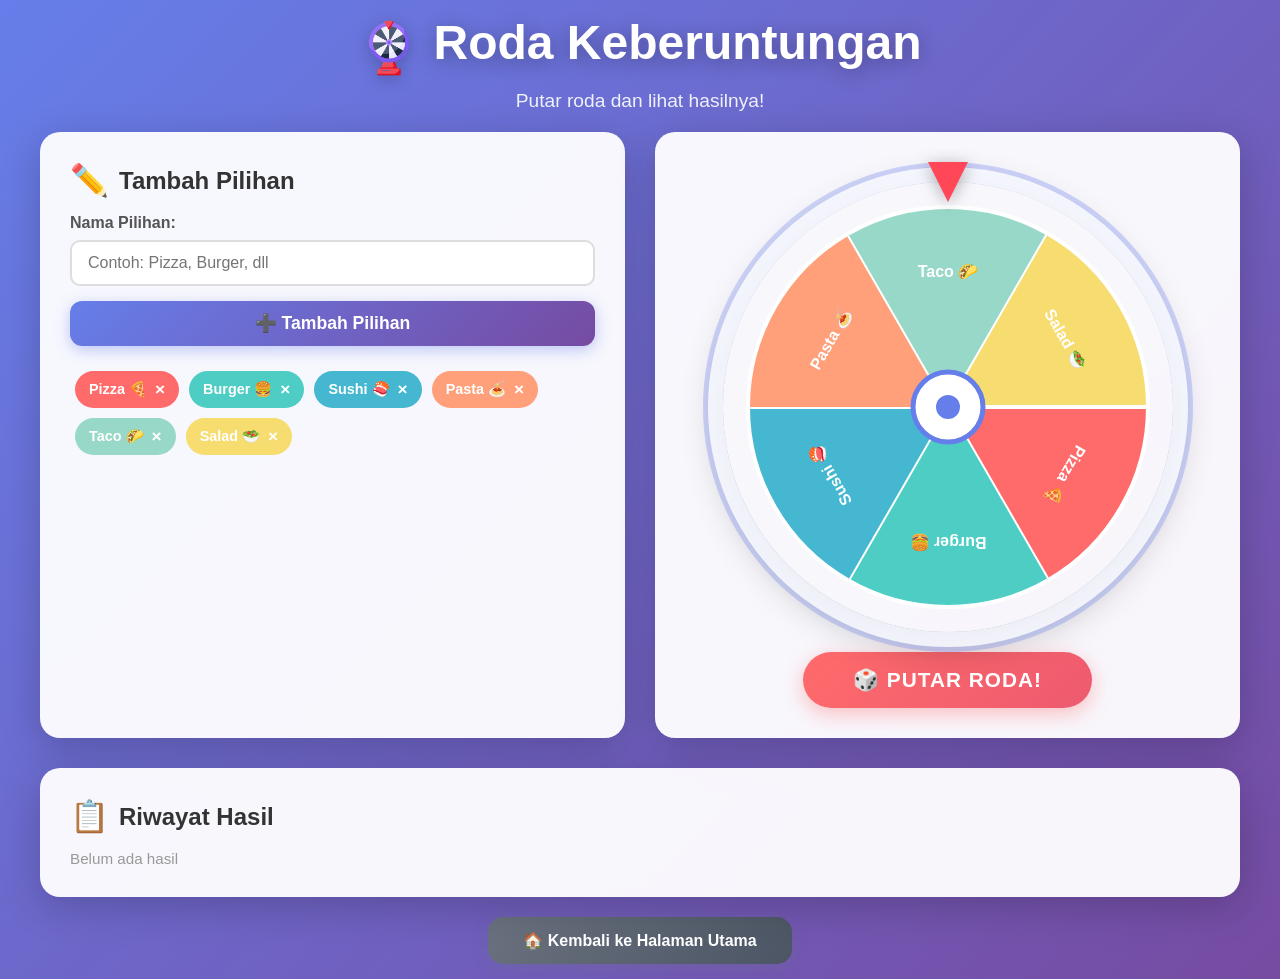
<file: Games/spin-wheel.html>
<!DOCTYPE html>
<html lang="id">
<head>
    <meta charset="UTF-8">
    <meta name="viewport" content="width=device-width, initial-scale=1.0">
    <title>Spin Wheel Game - Roda Keberuntungan</title>
    <style>
        * {
            margin: 0;
            padding: 0;
            box-sizing: border-box;
        }

        body {
            font-family: 'Segoe UI', Tahoma, Geneva, Verdana, sans-serif;
            background: linear-gradient(135deg, #667eea 0%, #764ba2 100%);
            min-height: 100vh;
            display: flex;
            flex-direction: column;
            align-items: center;
            justify-content: center;
            padding: 15px;
        }

        .container {
            max-width: 1200px;
            width: 100%;
        }

        .header {
            text-align: center;
            margin-bottom: 20px;
        }

        .title {
            font-size: clamp(1.5em, 5vw, 3em);
            font-weight: 800;
            color: white;
            text-shadow: 0 4px 20px rgba(0, 0, 0, 0.3);
            margin-bottom: 10px;
        }

        .subtitle {
            font-size: clamp(0.9em, 3vw, 1.2em);
            color: rgba(255, 255, 255, 0.9);
        }

        .main-content {
            display: grid;
            grid-template-columns: 1fr;
            gap: 20px;
            margin-bottom: 20px;
        }

        @media (min-width: 768px) {
            .main-content {
                grid-template-columns: 1fr 1fr;
                gap: 30px;
                margin-bottom: 30px;
            }
        }

        /* Input Section */
        .input-section {
            background: rgba(255, 255, 255, 0.95);
            backdrop-filter: blur(10px);
            border-radius: 20px;
            padding: 20px;
            box-shadow: 0 10px 40px rgba(0, 0, 0, 0.2);
        }

        @media (min-width: 768px) {
            .input-section {
                padding: 30px;
            }
        }

        .input-header {
            font-size: clamp(1.2em, 4vw, 1.5em);
            font-weight: 700;
            color: #333;
            margin-bottom: 15px;
            display: flex;
            align-items: center;
            gap: 10px;
        }

        .input-group {
            margin-bottom: 15px;
        }

        .input-label {
            font-weight: 600;
            color: #555;
            margin-bottom: 8px;
            display: block;
            font-size: clamp(0.9em, 2.5vw, 1em);
        }

        .input-field {
            width: 100%;
            padding: 12px 16px;
            border: 2px solid #ddd;
            border-radius: 10px;
            font-size: clamp(0.9em, 2.5vw, 1em);
            transition: all 0.3s ease;
        }

        .input-field:focus {
            outline: none;
            border-color: #667eea;
            box-shadow: 0 0 0 3px rgba(102, 126, 234, 0.1);
        }

        .add-btn {
            width: 100%;
            padding: 12px;
            background: linear-gradient(135deg, #667eea 0%, #764ba2 100%);
            color: white;
            border: none;
            border-radius: 12px;
            font-size: clamp(1em, 2.5vw, 1.1em);
            font-weight: 700;
            cursor: pointer;
            transition: all 0.3s ease;
            box-shadow: 0 4px 15px rgba(102, 126, 234, 0.4);
        }

        .add-btn:hover {
            transform: translateY(-2px);
            box-shadow: 0 6px 20px rgba(102, 126, 234, 0.6);
        }

        .add-btn:active {
            transform: translateY(0);
        }

        .items-list {
            margin-top: 20px;
            max-height: 250px;
            overflow-y: auto;
        }

        @media (min-width: 768px) {
            .items-list {
                max-height: 300px;
            }
        }

        .item-tag {
            display: inline-flex;
            align-items: center;
            gap: 8px;
            padding: 8px 14px;
            margin: 5px;
            border-radius: 20px;
            font-size: clamp(0.8em, 2vw, 0.9em);
            font-weight: 600;
            color: white;
            cursor: pointer;
            transition: all 0.2s ease;
        }

        .item-tag:hover {
            transform: scale(1.05);
            box-shadow: 0 4px 12px rgba(0, 0, 0, 0.3);
        }

        .remove-icon {
            cursor: pointer;
            font-weight: bold;
            font-size: 1.2em;
        }

        /* Wheel Section */
        .wheel-section {
            background: rgba(255, 255, 255, 0.95);
            backdrop-filter: blur(10px);
            border-radius: 20px;
            padding: 20px;
            box-shadow: 0 10px 40px rgba(0, 0, 0, 0.2);
            display: flex;
            flex-direction: column;
            align-items: center;
        }

        @media (min-width: 768px) {
            .wheel-section {
                padding: 30px;
            }
        }

        .wheel-container {
            position: relative;
            width: 100%;
            max-width: 450px;
            aspect-ratio: 1;
            margin: 20px 0;
        }

        .wheel-pointer {
            position: absolute;
            top: -15px;
            left: 50%;
            transform: translateX(-50%);
            width: 0;
            height: 0;
            border-left: clamp(12px, 3vw, 20px) solid transparent;
            border-right: clamp(12px, 3vw, 20px) solid transparent;
            border-top: clamp(25px, 5vw, 40px) solid #ff4757;
            z-index: 10;
            filter: drop-shadow(0 3px 8px rgba(0, 0, 0, 0.3));
        }

        @media (min-width: 768px) {
            .wheel-pointer {
                top: -20px;
            }
        }

        #wheelCanvas {
            width: 100%;
            height: 100%;
            border-radius: 50%;
            box-shadow: 0 0 0 10px rgba(255, 255, 255, 0.8),
                        0 0 0 15px rgba(102, 126, 234, 0.3),
                        0 10px 30px rgba(0, 0, 0, 0.3);
        }

        @media (min-width: 768px) {
            #wheelCanvas {
                box-shadow: 0 0 0 15px rgba(255, 255, 255, 0.8),
                            0 0 0 20px rgba(102, 126, 234, 0.3),
                            0 10px 40px rgba(0, 0, 0, 0.3);
            }
        }

        .spin-button {
            padding: 14px 40px;
            background: linear-gradient(135deg, #ff6b6b 0%, #ee5a6f 100%);
            color: white;
            border: none;
            border-radius: 50px;
            font-size: clamp(1.1em, 3vw, 1.3em);
            font-weight: 700;
            cursor: pointer;
            transition: all 0.3s ease;
            box-shadow: 0 6px 20px rgba(255, 107, 107, 0.4);
            text-transform: uppercase;
            letter-spacing: 1px;
        }

        @media (min-width: 768px) {
            .spin-button {
                padding: 16px 50px;
            }
        }

        .spin-button:hover {
            transform: scale(1.05);
            box-shadow: 0 8px 25px rgba(255, 107, 107, 0.6);
        }

        .spin-button:active {
            transform: scale(0.98);
        }

        .spin-button:disabled {
            opacity: 0.5;
            cursor: not-allowed;
            transform: none;
        }

        /* Modal/Popup */
        .modal {
            display: none;
            position: fixed;
            top: 0;
            left: 0;
            width: 100%;
            height: 100%;
            background: rgba(0, 0, 0, 0.7);
            backdrop-filter: blur(5px);
            z-index: 1000;
            justify-content: center;
            align-items: center;
            animation: fadeIn 0.3s ease;
            padding: 15px;
        }

        .modal.show {
            display: flex;
        }

        @keyframes fadeIn {
            from {
                opacity: 0;
            }
            to {
                opacity: 1;
            }
        }

        .modal-content {
            background: white;
            padding: 30px;
            border-radius: 25px;
            text-align: center;
            max-width: 500px;
            width: 100%;
            box-shadow: 0 20px 60px rgba(0, 0, 0, 0.4);
            animation: slideUp 0.4s ease;
            position: relative;
        }

        @media (min-width: 768px) {
            .modal-content {
                padding: 40px;
            }
        }

        @keyframes slideUp {
            from {
                opacity: 0;
                transform: translateY(50px);
            }
            to {
                opacity: 1;
                transform: translateY(0);
            }
        }

        .modal-emoji {
            font-size: clamp(3em, 10vw, 5em);
            margin-bottom: 15px;
            animation: bounce 0.6s ease;
        }

        @keyframes bounce {
            0%, 100% {
                transform: translateY(0);
            }
            50% {
                transform: translateY(-20px);
            }
        }

        .modal-title {
            font-size: clamp(1.3em, 4vw, 1.8em);
            font-weight: 700;
            color: #333;
            margin-bottom: 10px;
        }

        .modal-result {
            font-size: clamp(1.8em, 6vw, 2.5em);
            font-weight: 800;
            margin: 20px 0;
            text-shadow: 2px 2px 4px rgba(0, 0, 0, 0.1);
        }

        .modal-message {
            font-size: clamp(1em, 3vw, 1.2em);
            color: #666;
            margin-bottom: 20px;
        }

        .modal-close {
            background: linear-gradient(135deg, #667eea 0%, #764ba2 100%);
            color: white;
            border: none;
            padding: 12px 35px;
            border-radius: 25px;
            font-size: clamp(1em, 2.5vw, 1.1em);
            font-weight: 700;
            cursor: pointer;
            transition: all 0.3s ease;
            box-shadow: 0 4px 15px rgba(102, 126, 234, 0.4);
        }

        @media (min-width: 768px) {
            .modal-close {
                padding: 14px 40px;
            }
        }

        .modal-close:hover {
            transform: translateY(-2px);
            box-shadow: 0 6px 20px rgba(102, 126, 234, 0.6);
        }

        .modal-close:active {
            transform: translateY(0);
        }

        @keyframes confetti-fall {
            to {
                transform: translateY(100vh) rotate(360deg);
            }
        }

        /* Loading spinner */
        .spinner {
            display: none;
            width: 40px;
            height: 40px;
            margin: 10px auto;
            border: 4px solid rgba(102, 126, 234, 0.2);
            border-top: 4px solid #667eea;
            border-radius: 50%;
            animation: spin 1s linear infinite;
        }

        @keyframes spin {
            0% { transform: rotate(0deg); }
            100% { transform: rotate(360deg); }
        }

        .history-section {
            background: rgba(255, 255, 255, 0.95);
            backdrop-filter: blur(10px);
            border-radius: 20px;
            padding: 20px;
            box-shadow: 0 10px 40px rgba(0, 0, 0, 0.2);
            margin-top: 20px;
        }

        @media (min-width: 768px) {
            .history-section {
                padding: 30px;
            }
        }

        .history-header {
            font-size: clamp(1.2em, 4vw, 1.5em);
            font-weight: 700;
            color: #333;
            margin-bottom: 15px;
        }

        .history-list {
            display: flex;
            flex-wrap: wrap;
            gap: 10px;
        }

        .history-item {
            padding: 8px 16px;
            background: linear-gradient(135deg, #667eea 0%, #764ba2 100%);
            color: white;
            border-radius: 15px;
            font-weight: 600;
            font-size: clamp(0.85em, 2vw, 0.95em);
        }

        /* Back to Home Button */
        .back-to-home {
            display: inline-flex;
            align-items: center;
            gap: 10px;
            padding: 14px 35px;
            background: linear-gradient(135deg, #6b7280 0%, #4b5563 100%);
            color: white;
            text-decoration: none;
            border-radius: 15px;
            font-weight: 700;
            font-size: 1em;
            transition: all 0.3s ease;
            box-shadow: 0 4px 15px rgba(107, 114, 128, 0.3);
        }

        .back-to-home:hover {
            transform: translateY(-2px);
            box-shadow: 0 6px 20px rgba(107, 114, 128, 0.5);
            background: linear-gradient(135deg, #4b5563 0%, #374151 100%);
        }

        .back-to-home:active {
            transform: translateY(0);
        }
    </style>
</head>
<body>
    <div class="container">
        <div class="header">
            <div style="display: flex; align-items: center; justify-content: center; gap: 15px; margin-bottom: 10px;">
                <img src="../Images/Icon/Spin Wheel.png" alt="Spin Wheel" style="width: 60px; height: 60px; object-fit: contain; filter: drop-shadow(0 4px 8px rgba(0,0,0,0.2));">
                <h1 class="title">Roda Keberuntungan</h1>
            </div>
            <p class="subtitle">Putar roda dan lihat hasilnya!</p>
        </div>

        <div class="main-content">
            <!-- Input Section -->
            <div class="input-section">
                <h2 class="input-header" style="display: flex; align-items: center; gap: 10px;">
                    <span style="font-size: 1.3em;">✏️</span>
                    Tambah Pilihan
                </h2>

                <div class="input-group">
                    <label class="input-label">Nama Pilihan:</label>
                    <input 
                        type="text" 
                        id="itemInput" 
                        class="input-field" 
                        placeholder="Contoh: Pizza, Burger, dll"
                        onkeypress="if(event.key === 'Enter') addItem()"
                    >
                </div>

                <button class="add-btn" onclick="addItem()">➕ Tambah Pilihan</button>

                <div class="items-list" id="itemsList"></div>
            </div>

            <!-- Wheel Section -->
            <div class="wheel-section">
                <div class="wheel-container">
                    <div class="wheel-pointer"></div>
                    <canvas id="wheelCanvas" width="450" height="450"></canvas>
                </div>
                
                <button class="spin-button" id="spinBtn" onclick="spin()">
                    🎲 PUTAR RODA!
                </button>
            </div>
        </div>

        <!-- History Section -->
        <div class="history-section">
            <h2 class="history-header" style="display: flex; align-items: center; gap: 10px;">
                <span style="font-size: 1.3em;">📋</span>
                Riwayat Hasil
            </h2>
            <div class="history-list" id="historyList">
                <p style="color: #999; font-size: 0.95em;">Belum ada hasil</p>
            </div>
        </div>

        <!-- Back to Home Button -->
        <div style="text-align: center; margin-top: 20px;">
            <a href="../index.html" class="back-to-home">
                🏠 Kembali ke Halaman Utama
            </a>
        </div>
    </div>

    <!-- Result Modal -->
    <div class="modal" id="resultModal">
        <div class="modal-content">
            <div class="modal-emoji">🎊</div>
            <h2 class="modal-title">Selamat!</h2>
            <p class="modal-message">Hasilnya adalah:</p>
            <div class="modal-result" id="modalResult">-</div>
            <button class="modal-close" onclick="closeModal()">Tutup</button>
        </div>
    </div>

    <script>
        let items = [];
        let history = [];
        const colors = [
            '#FF6B6B', '#4ECDC4', '#45B7D1', '#FFA07A', 
            '#98D8C8', '#F7DC6F', '#BB8FCE', '#85C1E2',
            '#F8B500', '#6C5CE7', '#00B894', '#FD79A8',
            '#FDCB6E', '#6C5CE7', '#00CEC9', '#FF7675'
        ];

        const canvas = document.getElementById('wheelCanvas');
        const ctx = canvas.getContext('2d');
        const spinBtn = document.getElementById('spinBtn');

        let startAngle = 0;
        let arc = 0;
        let spinTimeout = null;
        let spinAngleStart = 0;
        let spinTime = 0;
        let spinTimeTotal = 0;

        // Responsive canvas sizing
        function resizeCanvas() {
            const container = document.querySelector('.wheel-container');
            const size = Math.min(container.offsetWidth, container.offsetHeight, 450);
            
            // Keep canvas internal resolution at 450x450 for consistency
            canvas.style.width = size + 'px';
            canvas.style.height = size + 'px';
            
            drawWheel();
        }

        // Add item
        function addItem() {
            const input = document.getElementById('itemInput');
            const value = input.value.trim();

            if (value === '') {
                alert('Masukkan nama pilihan terlebih dahulu!');
                return;
            }

            if (items.some(item => item.name.toLowerCase() === value.toLowerCase())) {
                alert('Pilihan sudah ada!');
                return;
            }

            items.push({
                name: value,
                color: colors[items.length % colors.length]
            });

            input.value = '';
            input.focus();
            
            updateItemsList();
            drawWheel();
        }

        // Update items list
        function updateItemsList() {
            const container = document.getElementById('itemsList');
            container.innerHTML = '';

            items.forEach((item, index) => {
                const tag = document.createElement('div');
                tag.className = 'item-tag';
                tag.style.backgroundColor = item.color;
                tag.innerHTML = `
                    ${item.name}
                    <span class="remove-icon" onclick="removeItem(${index})">×</span>
                `;
                container.appendChild(tag);
            });

            // Enable/disable spin button
            spinBtn.disabled = items.length < 2;
        }

        // Remove item
        function removeItem(index) {
            items.splice(index, 1);
            updateItemsList();
            drawWheel();
        }

        // Draw wheel
        function drawWheel() {
            const centerX = 225;
            const centerY = 225;
            const radius = 200;

            if (items.length === 0) {
                ctx.clearRect(0, 0, canvas.width, canvas.height);
                
                // Draw empty circle
                ctx.beginPath();
                ctx.arc(centerX, centerY, radius, 0, 2 * Math.PI);
                ctx.fillStyle = '#f0f0f0';
                ctx.fill();
                ctx.strokeStyle = '#ddd';
                ctx.lineWidth = 3;
                ctx.stroke();
                
                // Draw text
                ctx.fillStyle = '#999';
                ctx.font = 'bold 20px Arial';
                ctx.textAlign = 'center';
                ctx.fillText('Tambahkan pilihan', centerX, centerY - 10);
                ctx.fillText('untuk memulai', centerX, centerY + 15);
                
                return;
            }

            const numItems = items.length;
            arc = (2 * Math.PI) / numItems;

            ctx.clearRect(0, 0, canvas.width, canvas.height);

            // Draw segments
            for (let i = 0; i < numItems; i++) {
                const angle = startAngle + i * arc;
                
                ctx.fillStyle = items[i].color;
                ctx.beginPath();
                ctx.arc(centerX, centerY, radius, angle, angle + arc, false);
                ctx.lineTo(centerX, centerY);
                ctx.fill();

                // Draw border
                ctx.strokeStyle = 'white';
                ctx.lineWidth = 4;
                ctx.stroke();

                // Draw text
                ctx.save();
                ctx.fillStyle = 'white';
                ctx.font = 'bold 16px Arial';
                ctx.textAlign = 'center';
                
                const textAngle = angle + arc / 2;
                const textRadius = radius * 0.65;
                const textX = centerX + Math.cos(textAngle) * textRadius;
                const textY = centerY + Math.sin(textAngle) * textRadius;
                
                ctx.translate(textX, textY);
                ctx.rotate(textAngle + Math.PI / 2);
                
                const text = items[i].name;
                const maxWidth = 110;
                if (ctx.measureText(text).width > maxWidth) {
                    ctx.font = 'bold 12px Arial';
                }
                
                ctx.fillText(text, 0, 0);
                ctx.restore();
            }

            // Draw center circle
            ctx.beginPath();
            ctx.arc(centerX, centerY, 35, 0, 2 * Math.PI);
            ctx.fillStyle = 'white';
            ctx.fill();
            ctx.strokeStyle = '#667eea';
            ctx.lineWidth = 5;
            ctx.stroke();

            // Draw center dot
            ctx.beginPath();
            ctx.arc(centerX, centerY, 12, 0, 2 * Math.PI);
            ctx.fillStyle = '#667eea';
            ctx.fill();
        }

        // Spin wheel
        function spin() {
            if (items.length < 2) {
                alert('Minimal 2 pilihan untuk memulai!');
                return;
            }

            spinBtn.disabled = true;
            spinAngleStart = Math.random() * 10 + 10;
            spinTime = 0;
            spinTimeTotal = Math.random() * 3000 + 3000;
            rotateWheel();
        }

        function rotateWheel() {
            spinTime += 30;
            if (spinTime >= spinTimeTotal) {
                stopRotateWheel();
                return;
            }

            const spinAngle = spinAngleStart - easeOut(spinTime, 0, spinAngleStart, spinTimeTotal);
            startAngle += (spinAngle * Math.PI) / 180;
            drawWheel();
            spinTimeout = setTimeout(rotateWheel, 30);
        }

        function stopRotateWheel() {
            clearTimeout(spinTimeout);
            
            const degrees = (startAngle * 180) / Math.PI + 90;
            const arcdegrees = (arc * 180) / Math.PI;
            const index = Math.floor((360 - (degrees % 360)) / arcdegrees);
            
            const result = items[index];
            
            spinBtn.disabled = false;
            
            // Add to history
            history.unshift(result.name);
            if (history.length > 10) history.pop();
            updateHistory();
            
            // Show result with delay
            setTimeout(() => {
                showResult(result);
                createConfetti();
            }, 500);
        }

        function easeOut(t, b, c, d) {
            const ts = (t /= d) * t;
            const tc = ts * t;
            return b + c * (tc + -3 * ts + 3 * t);
        }

        // Update history
        function updateHistory() {
            const container = document.getElementById('historyList');
            if (history.length === 0) {
                container.innerHTML = '<p style="color: #999; font-size: 0.95em;">Belum ada hasil</p>';
                return;
            }

            container.innerHTML = '';
            history.forEach(item => {
                const div = document.createElement('div');
                div.className = 'history-item';
                div.textContent = item;
                container.appendChild(div);
            });
        }

        // Show result modal
        function showResult(result) {
            const modal = document.getElementById('resultModal');
            const modalResult = document.getElementById('modalResult');
            
            modalResult.textContent = result.name;
            modalResult.style.color = result.color;
            
            modal.classList.add('show');
        }

        // Close modal
        function closeModal() {
            const modal = document.getElementById('resultModal');
            modal.classList.remove('show');
        }

        // Create confetti
        function createConfetti() {
            const colors = ['#ff0000', '#00ff00', '#0000ff', '#ffff00', '#ff00ff', '#00ffff'];
            
            for (let i = 0; i < 50; i++) {
                setTimeout(() => {
                    const confetti = document.createElement('div');
                    confetti.style.position = 'fixed';
                    confetti.style.left = Math.random() * 100 + '%';
                    confetti.style.top = '-10px';
                    confetti.style.width = '10px';
                    confetti.style.height = '10px';
                    confetti.style.backgroundColor = colors[Math.floor(Math.random() * colors.length)];
                    confetti.style.animation = 'confetti-fall 3s linear';
                    confetti.style.zIndex = '9999';
                    
                    document.body.appendChild(confetti);
                    
                    setTimeout(() => {
                        confetti.remove();
                    }, 3000);
                }, i * 30);
            }
        }

        // Close modal when clicking outside
        document.getElementById('resultModal').addEventListener('click', (e) => {
            if (e.target.id === 'resultModal') {
                closeModal();
            }
        });

        // Handle window resize
        window.addEventListener('resize', resizeCanvas);

        // Initialize
        resizeCanvas();
        drawWheel();
        updateItemsList();
        updateHistory();

        // Add some default items
        const defaultItems = ['Pizza 🍕', 'Burger 🍔', 'Sushi 🍣', 'Pasta 🍝', 'Taco 🌮', 'Salad 🥗'];
        defaultItems.forEach(item => {
            items.push({
                name: item,
                color: colors[items.length % colors.length]
            });
        });
        updateItemsList();
        drawWheel();
    </script>

</body>
</html>
</file>
<file: css/base.css>
:root {
    --bg-color: #f2f2f2;
    --text-color: #333;
    --card-bg: rgba(255, 255, 255, 0.95);
    --card-hover-bg: rgba(255, 255, 255, 1);
    --btn-bg: #007bff;
    --btn-hover: #0056b3;
    --overlay-bg: rgba(255, 255, 255, 0.3);
    --title-color: #ffffff;
    --p-color: #ffffff;
    --nav-bg: rgba(255, 255, 255, 0.95);
    --nav-border: rgba(0, 0, 0, 0.1);
}

.dark-mode {
    --bg-color: #121212;
    --text-color: #e0e0e0;
    --card-bg: rgba(30, 30, 30, 0.95);
    --card-hover-bg: rgba(50, 50, 50, 1);
    --btn-bg: #1e90ff;
    --btn-hover: #0056b3;
    --overlay-bg: rgba(0, 0, 0, 0.5);
    --title-color: #e0e0e0;
    --p-color: #cccccc;
    --shadow-color: rgba(255,255,255,0.3);
    --p-shadow-color: rgba(255,255,255,0.3);
    --nav-bg: rgba(30, 30, 30, 0.95);
    --nav-border: rgba(255, 255, 255, 0.1);
}

body {
    font-family: Arial, sans-serif;
    margin: 0;
    padding: 20px;
    position: relative;
    min-height: 100vh;
    background-color: var(--bg-color);
    color: var(--text-color);
    transition: background-color 0.3s ease, color 0.3s ease;
    overflow-x: hidden;
    -webkit-tap-highlight-color: transparent;
    -webkit-font-smoothing: antialiased;
    -moz-osx-font-smoothing: grayscale;
}

/* Top Navigation Bar */
.top-nav {
    position: fixed;
    top: 20px;
    left: 20px;
    right: 20px;
    display: flex;
    justify-content: space-between;
    align-items: flex-start;
    gap: 10px;
    z-index: 1000;
}

.nav-left {
    display: flex;
    align-items: flex-start;
    gap: 10px;
}

.nav-right {
    display: flex;
    align-items: center;
    gap: 10px;
}

/* Date Time Display */
.date-time-display {
    display: flex;
    flex-direction: column;
    align-items: flex-start;
    background: var(--card-bg);
    border: 2px solid var(--nav-border);
    border-radius: 12px;
    padding: 10px 14px;
    box-shadow: 0 4px 15px rgba(0, 0, 0, 0.2);
    backdrop-filter: blur(10px);
    -webkit-backdrop-filter: blur(10px);
    transition: transform 0.2s ease, box-shadow 0.2s ease;
    min-width: 200px;
}

.date-time-display:hover {
    transform: translateY(-2px);
    box-shadow: 0 6px 20px rgba(0, 0, 0, 0.25);
}

.current-date {
    font-size: 14px;
    font-weight: 700;
    color: var(--text-color);
    letter-spacing: 0.3px;
    line-height: 1.4;
}

.current-time {
    font-size: 12px;
    font-weight: 600;
    color: var(--text-color);
    opacity: 0.7;
    margin-top: 4px;
}

.user-info {
    display: flex;
    align-items: center;
    gap: 8px;
    background: var(--card-bg);
    border: 2px solid var(--nav-border);
    border-radius: 50px;
    padding: 8px 16px;
    box-shadow: 0 4px 15px rgba(0, 0, 0, 0.2);
    backdrop-filter: blur(10px);
    -webkit-backdrop-filter: blur(10px);
    transition: transform 0.2s ease, box-shadow 0.2s ease;
}

.user-info:hover {
    transform: translateY(-2px);
    box-shadow: 0 6px 20px rgba(0, 0, 0, 0.25);
}

.user-icon {
    font-size: 18px;
}

.username {
    font-weight: 600;
    font-size: 14px;
    color: var(--text-color);
    max-width: 120px;
    overflow: hidden;
    text-overflow: ellipsis;
    white-space: nowrap;
}

/* Modern Floating Theme Toggle */
.theme-toggle {
    width: 70px;
    height: 36px;
    background: var(--card-bg);
    border: 2px solid var(--nav-border);
    border-radius: 50px;
    cursor: pointer;
    padding: 0;
    overflow: hidden;
    box-shadow: 0 4px 15px rgba(0, 0, 0, 0.2);
    backdrop-filter: blur(10px);
    -webkit-backdrop-filter: blur(10px);
    transition: transform 0.2s ease, box-shadow 0.2s ease;
    will-change: transform;
}

.theme-toggle:hover {
    transform: scale(1.05);
    box-shadow: 0 6px 20px rgba(0, 0, 0, 0.3);
}

.toggle-track {
    position: relative;
    width: 100%;
    height: 100%;
}

.toggle-thumb {
    position: absolute;
    width: 28px;
    height: 28px;
    background: linear-gradient(135deg, #667eea 0%, #764ba2 100%);
    border-radius: 50%;
    top: 2px;
    left: 2px;
    transition: left 0.3s ease, background 0.3s ease;
    display: flex;
    align-items: center;
    justify-content: center;
    box-shadow: 0 2px 8px rgba(0, 0, 0, 0.2);
    will-change: left;
}

.dark-mode .toggle-thumb {
    left: 36px;
    background: linear-gradient(135deg, #1e3a8a 0%, #3b82f6 100%);
}

.toggle-thumb .icon {
    position: absolute;
    font-size: 14px;
    transition: opacity 0.2s ease, transform 0.2s ease;
}

.toggle-thumb .sun {
    opacity: 1;
    transform: rotate(0deg);
}

.toggle-thumb .moon {
    opacity: 0;
    transform: rotate(180deg);
}

.dark-mode .toggle-thumb .sun {
    opacity: 0;
    transform: rotate(-180deg);
}

.dark-mode .toggle-thumb .moon {
    opacity: 1;
    transform: rotate(0deg);
}

/* Background Slideshow Container - OPTIMIZED */
.bg-slideshow {
    position: fixed;
    top: 0;
    left: 0;
    width: 100%;
    height: 100%;
    z-index: -1;
    overflow: hidden;
}

/* Individual background slides - OPTIMIZED */
.bg-slide {
    position: absolute;
    top: 0;
    left: 0;
    width: 100%;
    height: 100%;
    opacity: 0;
    background-size: cover;
    background-position: center;
    background-repeat: no-repeat;
    transition: opacity 1s ease-in-out;
    will-change: opacity;
}

.bg-slide.active {
    opacity: 1;
}

/* Blur overlay - REDUCED BLUR */
.bg-slideshow::after {
    content: '';
    position: absolute;
    top: 0;
    left: 0;
    width: 100%;
    height: 100%;
    backdrop-filter: blur(3px);
    -webkit-backdrop-filter: blur(3px);
    background: var(--overlay-bg);
}

h1 {
    text-align: center;
    margin-bottom: 10px;
    color: var(--title-color);
    text-shadow: 2px 2px 8px rgba(0,0,0,0.7);
    font-size: 2.5em;
}

/* Header Section */
.header {
    text-align: center;
    padding: 40px 20px;
    margin-bottom: 20px;
}

.title-wrapper {
    position: relative;
    display: inline-block;
    margin-bottom: 20px;
}

.main-title {
    position: relative;
    display: flex;
    flex-direction: column;
    gap: 10px;
    margin: 0;
    padding: 0;
}

.title-line {
    display: block;
    font-size: 3em;
    font-weight: 800;
    letter-spacing: 3px;
    color: var(--title-color);
    text-shadow: 
        0 0 10px rgba(102, 126, 234, 0.5),
        0 0 20px rgba(102, 126, 234, 0.3),
        2px 2px 10px rgba(0,0,0,0.8);
    position: relative;
    z-index: 1;
}

.title-highlight {
    background: linear-gradient(135deg, #667eea 0%, #764ba2 100%);
    -webkit-background-clip: text;
    -webkit-text-fill-color: transparent;
    background-clip: text;
    font-size: 4em;
    text-shadow: none;
    filter: drop-shadow(0 0 20px rgba(102, 126, 234, 0.6))
            drop-shadow(0 0 40px rgba(118, 75, 162, 0.4));
}

.dark-mode .title-highlight {
    background: linear-gradient(135deg, #3b82f6 0%, #8b5cf6 100%);
    -webkit-background-clip: text;
    -webkit-text-fill-color: transparent;
    background-clip: text;
    filter: drop-shadow(0 0 20px rgba(59, 130, 246, 0.6))
            drop-shadow(0 0 40px rgba(139, 92, 246, 0.4));
}

.title-decoration {
    width: 150px;
    height: 4px;
    background: linear-gradient(90deg, transparent, #667eea, #764ba2, transparent);
    margin: 15px auto 0;
    border-radius: 2px;
}

.dark-mode .title-decoration {
    background: linear-gradient(90deg, transparent, #3b82f6, #8b5cf6, transparent);
}

.subtitle {
    font-size: 1.2em;
    color: var(--p-color);
    text-shadow: 1px 1px 4px var(--p-shadow-color, rgba(0,0,0,0.6));
    font-weight: 500;
    letter-spacing: 1px;
}

h2 {
    text-align: center;
}

p {
    color: var(--p-color);
    text-shadow: 1px 1px 4px var(--p-shadow-color, rgba(0,0,0,0.6));
}

/* Scroll Animation untuk Cards - SIMPLIFIED */
.scroll-animate {
    opacity: 0;
    transform: translateY(30px);
    transition: opacity 0.4s ease, transform 0.4s ease;
}

.scroll-animate.visible {
    opacity: 1;
    transform: translateY(0);
}

/* Logout Button */
.logout-btn {
    width: 50px;
    height: 36px;
    background: linear-gradient(135deg, #ef4444 0%, #dc2626 100%);
    border: none;
    border-radius: 50px;
    cursor: pointer;
    font-size: 16px;
    box-shadow: 0 4px 15px rgba(239, 68, 68, 0.3);
    transition: transform 0.2s ease, box-shadow 0.2s ease;
    display: flex;
    align-items: center;
    justify-content: center;
    color: white;
}

.logout-btn:hover {
    transform: scale(1.05);
    box-shadow: 0 6px 20px rgba(239, 68, 68, 0.4);
    background: linear-gradient(135deg, #dc2626 0%, #b91c1c 100%);
}

.logout-btn:active {
    transform: scale(0.95);
}

/* tombol login pojok kanan */
.top-bar {
    display: flex;
    justify-content: flex-end;
    align-items: center;
    gap: 10px;
    margin-bottom: 15px;
}

#userLabel {
    font-weight: bold;
    color: #333;
}

.login-page {
    display: flex;
    justify-content: center;
    align-items: center;
    height: 100vh;
}

.login-btn {
    padding: 8px 14px;
    background-color: #28a745;
    color: white;
    text-decoration: none;
    border-radius: 6px;
    font-weight: bold;
    transition: background-color 0.2s ease, transform 0.2s ease;
}

.login-btn:hover {
    background-color: #1e7e34;
    transform: translateY(-2px);
}

/* form login */
.login-box {
    background: white;
    max-width: 350px;
    margin: 80px auto;
    padding: 20px;
    border-radius: 10px;
    box-shadow: 0 5px 15px rgba(0,0,0,0.2);
}

.login-box h2 {
    text-align: center;
}

.login-box input {
    width: 100%;
    padding: 10px;
    margin: 8px 0;
}

.login-box button {
    width: 100%;
    padding: 10px;
    margin-top: 10px;
    background-color: #007bff;
    color: white;
    border: none;
    border-radius: 6px;
    font-weight: bold;
    cursor: pointer;
}

.login-box button:hover {
    background-color: #0056b3;
}

.login-box .error-msg {
    color: red;
    text-align: center;
    margin-top: 8px;
}

.container {
    display: grid;
    grid-template-columns: repeat(auto-fit, minmax(250px, 1fr));
    gap: 20px;
    margin-top: 30px;
    max-width: 1200px;
    margin-left: auto;
    margin-right: auto;
    padding-bottom: 80px;
}

.card {
    background-color: var(--card-bg);
    padding: 15px;
    border-radius: 10px;
    box-shadow: 0 5px 10px rgba(0,0,0,0.2);
    transition: transform 0.2s ease, box-shadow 0.2s ease;
    border: 1px solid rgba(255, 255, 255, 0.3);
    will-change: transform;
}

/* Hover only on devices that support hover */
@media (hover: hover) and (pointer: fine) {
    .card:hover {
        transform: translateY(-5px);
        box-shadow: 0 8px 20px rgba(0,0,0,0.3);
        background-color: var(--card-hover-bg);
    }

    .btn-detail:hover {
        background-color: var(--btn-hover);
        transform: scale(1.05);
    }
}

/* Active state for touch devices */
.card:active {
    transform: scale(0.98);
}

.card h3 {
    margin-top: 0;
    color: var(--text-color);
}

.card p {
    margin: 6px 0;
    color: var(--text-color);
    text-shadow: none;
}

/* Label */
.label {
    font-weight: bold;
}

/* Tombol detail */
.btn-detail {
    display: inline-block;
    margin-top: 12px;
    padding: 8px 14px;
    background-color: var(--btn-bg);
    color: white;
    text-decoration: none;
    border-radius: 6px;
    font-size: 14px;
    font-weight: bold;
    transition: background-color 0.2s ease, transform 0.2s ease;
    min-height: 44px;
    display: inline-flex;
    align-items: center;
    justify-content: center;
}

.btn-detail:active {
    transform: scale(0.95);
}

/* Halaman detail */
.detail {
    background-color: white;
    padding: 25px;
    border-radius: 12px;
    max-width: 500px;
    margin: 80px auto;
    box-shadow: 0 5px 15px rgba(0,0,0,0.1);
}

.back-link {
    display: inline-block;
    margin-top: 15px;
    color: #007bff;
    text-decoration: none;
    font-weight: bold;
    transition: color 0.2s ease;
}

.back-link:hover {
    text-decoration: underline;
}

/* Responsive Design */
@media (max-width: 768px) {
    .top-nav {
        top: 15px;
        left: 15px;
        right: 15px;
        gap: 8px;
    }

    .date-time-display {
        padding: 8px 12px;
        min-width: 160px;
    }

    .current-date {
        font-size: 12px;
    }

    .current-time {
        font-size: 10px;
        margin-top: 3px;
    }

    .user-info {
        padding: 6px 12px;
    }

    .user-icon {
        font-size: 16px;
    }

    .username {
        font-size: 12px;
        max-width: 80px;
    }

    .theme-toggle {
        width: 60px;
        height: 32px;
    }

    .logout-btn {
        width: 45px;
        height: 32px;
        font-size: 14px;
    }

    .toggle-thumb {
        width: 24px;
        height: 24px;
    }

    .dark-mode .toggle-thumb {
        left: 32px;
    }

    .container {
        grid-template-columns: repeat(auto-fit, minmax(200px, 1fr));
        gap: 15px;
        margin-top: 20px;
        padding-bottom: 80px;
    }

    .card {
        padding: 10px;
    }

    .title-line {
        font-size: 2.2em;
    }

    .title-highlight {
        font-size: 3em;
    }

    .subtitle {
        font-size: 1em;
    }

    h1 {
        font-size: 2em;
    }

    .header {
        text-align: center;
        padding: 30px 15px;
    }
}

@media (max-width: 480px) {
    .top-nav {
        top: 10px;
        left: 10px;
        right: 10px;
        gap: 8px;
        align-items: flex-start;
    }

    .nav-left {
        flex: 1;
    }

    .nav-right {
        flex-shrink: 0;
    }

    .date-time-display {
        padding: 8px 12px;
        min-width: 140px;
        max-width: 180px;
    }

    .current-date {
        font-size: 11px;
        line-height: 1.3;
    }

    .current-time {
        font-size: 10px;
        margin-top: 3px;
    }

    .user-info {
        padding: 5px 10px;
    }

    .user-icon {
        font-size: 14px;
    }

    .username {
        font-size: 11px;
        max-width: 60px;
    }

    .theme-toggle {
        width: 56px;
        height: 30px;
    }

    .logout-btn {
        width: 42px;
        height: 30px;
        font-size: 13px;
    }

    .toggle-thumb {
        width: 22px;
        height: 22px;
    }

    .toggle-thumb .icon {
        font-size: 12px;
    }

    .dark-mode .toggle-thumb {
        left: 28px;
    }

    .container {
        grid-template-columns: 1fr;
        gap: 10px;
        padding-bottom: 80px;
    }

    .title-line {
        font-size: 1.8em;
    }

    .title-highlight {
        font-size: 2.5em;
    }

    .subtitle {
        font-size: 0.9em;
    }

    .title-decoration {
        width: 100px;
    }

    h1 {
        font-size: 1.8em;
    }

    .card {
        padding: 8px;
    }

    .nav-icon {
        font-size: 18px;
    }

    .nav-icon img {
        width: 20px;
        height: 20px;
    }

    .nav-label {
        font-size: 9px;
    }
}

/* Small Mobile Devices (max-width: 480px) */
@media (max-width: 480px) {
    .bottom-nav {
        padding: 6px 3px 8px 3px;
        gap: 2px;
    }

    .nav-item {
        padding: 6px 4px;
        min-width: 52px;
        max-width: 70px;
    }

    .nav-icon img {
        width: 20px;
        height: 20px;
    }

    .nav-label {
        font-size: 9px;
        letter-spacing: 0.2px;
    }
}

/* Extra Small Mobile Devices (320px - 375px) */
@media (max-width: 375px) {
    .top-nav {
        top: 10px;
        right: 10px;
        gap: 5px;
        flex-wrap: wrap;
        max-width: calc(100vw - 20px);
    }

    .user-info {
        padding: 4px 8px;
        order: 3;
        width: 100%;
        justify-content: center;
        margin-top: 5px;
    }

    .user-icon {
        font-size: 13px;
    }

    .username {
        font-size: 10px;
        max-width: 100px;
    }

    .theme-toggle {
        width: 50px;
        height: 28px;
        order: 1;
    }

    .logout-btn {
        width: 38px;
        height: 28px;
        font-size: 12px;
        order: 2;
    }

    .toggle-thumb {
        width: 20px;
        height: 20px;
    }

    .toggle-thumb .icon {
        font-size: 11px;
    }

    .dark-mode .toggle-thumb {
        left: 24px;
    }

    body {
        padding: 15px;
    }

    .header {
        padding: 20px 10px;
    }

    .title-line {
        font-size: 1.5em;
        letter-spacing: 2px;
    }

    .title-highlight {
        font-size: 2em;
    }

    .subtitle {
        font-size: 0.85em;
    }

    .title-decoration {
        width: 80px;
        height: 3px;
    }

    .container {
        gap: 8px;
        margin-top: 15px;
        padding-bottom: 75px;
    }

    .card {
        padding: 12px;
    }

    .card h3 {
        font-size: 1em;
    }

    .btn-detail {
        padding: 6px 12px;
        font-size: 13px;
    }

    .bottom-nav {
        padding: 5px 2px 7px 2px;
    }

    .nav-item {
        padding: 5px 3px;
        min-width: 48px;
        max-width: 65px;
    }

    .nav-icon {
        font-size: 16px;
    }

    .nav-icon img {
        width: 18px;
        height: 18px;
    }

    .nav-label {
        font-size: 8px;
        letter-spacing: 0.1px;
    }
}

/* Bottom Navigation - OPTIMIZED */
.bottom-nav {
    position: fixed;
    bottom: 0;
    left: 0;
    right: 0;
    background: var(--nav-bg);
    backdrop-filter: blur(10px);
    -webkit-backdrop-filter: blur(10px);
    border-top: 1px solid var(--nav-border);
    padding: 8px 4px 10px 4px;
    display: flex;
    justify-content: space-evenly;
    align-items: center;
    gap: 2px;
    z-index: 999;
    box-shadow: 0 -4px 20px rgba(0, 0, 0, 0.1);
}

.nav-item {
    display: flex;
    flex-direction: column;
    align-items: center;
    justify-content: center;
    text-decoration: none;
    color: var(--text-color);
    padding: 8px 6px;
    border-radius: 12px;
    transition: all 0.2s ease;
    position: relative;
    min-width: 56px;
    flex: 1;
    max-width: 80px;
}

.nav-item::before {
    content: '';
    position: absolute;
    top: 0;
    left: 50%;
    transform: translateX(-50%) scaleX(0);
    width: 35px;
    height: 2.5px;
    background: linear-gradient(90deg, #667eea 0%, #764ba2 100%);
    border-radius: 0 0 3px 3px;
    transition: transform 0.2s ease;
}

.nav-item.active::before {
    transform: translateX(-50%) scaleX(1);
}

.nav-item:hover {
    background: rgba(102, 126, 234, 0.1);
    transform: translateY(-2px);
}

.nav-item.active {
    color: #667eea;
}

.dark-mode .nav-item.active {
    color: #3b82f6;
}

.dark-mode .nav-item.active::before {
    background: linear-gradient(90deg, #1e3a8a 0%, #3b82f6 100%);
}

.nav-icon {
    font-size: 20px;
    margin-bottom: 3px;
    transition: transform 0.2s ease;
    display: flex;
    align-items: center;
    justify-content: center;
}

.nav-icon img {
    width: 24px;
    height: 24px;
    object-fit: contain;
    filter: grayscale(100%) brightness(0.5);
    transition: filter 0.2s ease, transform 0.2s ease;
}

.dark-mode .nav-icon img {
    filter: grayscale(100%) brightness(2);
}

.nav-item.active .nav-icon img {
    filter: grayscale(0%) brightness(1);
}

.dark-mode .nav-item.active .nav-icon img {
    filter: grayscale(0%) brightness(1.2);
}

.nav-item:hover .nav-icon img {
    filter: grayscale(0%) brightness(1.1);
}

.nav-item.active .nav-icon {
    transform: scale(1.1);
}

.nav-item.active .nav-icon img {
    filter: none;
}

.dark-mode .nav-item.active .nav-icon img {
    filter: brightness(1.2);
}

.nav-label {
    font-size: 10px;
    font-weight: 600;
    letter-spacing: 0.3px;
    transition: font-weight 0.2s ease;
    margin-top: 2px;
    white-space: nowrap;
    overflow: hidden;
    text-overflow: ellipsis;
    max-width: 100%;
}

.nav-item:hover .nav-label {
    font-weight: 700;
}
</file>
<file: css/app.css>
/* ===== Layout umum halaman baru ===== */
.page-wrap {
    max-width: 900px;
    margin: 90px auto 40px;
    padding: 0 16px;
}

.nav-user {
    display: flex;
    align-items: center;
    gap: 10px;
    font-size: 0.85em;
}

.nav-btn {
    background: var(--btn-bg);
    color: #fff;
    border: none;
    padding: 8px 16px;
    border-radius: 8px;
    font-weight: bold;
    cursor: pointer;
    text-decoration: none;
    font-size: 0.9em;
}

.nav-btn:hover { background: var(--btn-hover); }

/* ===== Form (login, edit) ===== */
.form-card {
    background: var(--card-bg);
    border-radius: 14px;
    padding: 28px;
    max-width: 420px;
    margin: 0 auto;
    box-shadow: 0 8px 24px rgba(0,0,0,0.12);
}

.form-card h2 { text-align: center; margin-top: 0; }

.field { margin-bottom: 16px; }

.field label {
    display: block;
    margin-bottom: 6px;
    font-weight: bold;
    font-size: 0.9em;
}

.field input,
.field textarea {
    width: 100%;
    padding: 10px 12px;
    border-radius: 8px;
    border: 1px solid var(--nav-border);
    background: var(--bg-color);
    color: var(--text-color);
    box-sizing: border-box;
    font-family: inherit;
}

.form-submit {
    width: 100%;
    padding: 12px;
    border: none;
    border-radius: 8px;
    background: var(--btn-bg);
    color: #fff;
    font-weight: bold;
    cursor: pointer;
}

.form-submit:hover { background: var(--btn-hover); }

.form-error {
    display: none;
    background: #fdecea;
    color: #c0392b;
    padding: 10px;
    border-radius: 8px;
    margin-bottom: 14px;
    font-size: 0.9em;
}

/* ===== Grid siswa ===== */
.siswa-grid {
    display: grid;
    grid-template-columns: repeat(auto-fill, minmax(220px, 1fr));
    gap: 18px;
    margin-top: 20px;
}

/* ===== Kartu detail siswa ===== */
.detail-card {
    background: var(--card-bg);
    padding: 24px;
    border-radius: 14px;
    max-width: 480px;
    margin: 0 auto;
    box-shadow: 0 8px 24px rgba(0,0,0,0.12);
}

.detail-photo {
    width: 130px;
    height: 130px;
    border-radius: 50%;
    object-fit: cover;
    display: block;
    margin: 0 auto 16px;
    border: 3px solid var(--nav-border);
}

.detail-card h2 { text-align: center; margin-top: 0; }

.detail-row { margin: 10px 0; }
.detail-row b { margin-right: 6px; }

.edit-actions {
    display: flex;
    gap: 10px;
    margin-top: 20px;
}

.btn {
    flex: 1;
    padding: 10px;
    border: none;
    border-radius: 8px;
    font-weight: bold;
    cursor: pointer;
    color: #fff;
}

.btn-edit { background: #28a745; }
.btn-edit:hover { background: #218838; }
.btn-save { background: #007bff; }
.btn-save:hover { background: #0056b3; }
.btn-cancel { background: #6c757d; }
.btn-cancel:hover { background: #565e64; }

.back-link {
    display: inline-block;
    margin-top: 18px;
    color: var(--btn-bg);
    text-decoration: none;
    font-weight: bold;
}

/* ===== Tugas ===== */
.tugas-list { display: flex; flex-direction: column; gap: 12px; margin-top: 20px; }

.tugas-item {
    background: var(--card-bg);
    padding: 16px 18px;
    border-radius: 12px;
    display: flex;
    justify-content: space-between;
    align-items: flex-start;
    gap: 12px;
}

.tugas-item h3 { margin: 0 0 4px; }
.tugas-item .mapel { font-size: 0.8em; opacity: 0.7; }
.tugas-item .deadline { font-size: 0.85em; color: #e67e22; font-weight: bold; }

.btn-danger {
    background: #dc3545;
    color: #fff;
    border: none;
    padding: 8px 12px;
    border-radius: 8px;
    cursor: pointer;
    font-weight: bold;
    flex-shrink: 0;
}
.btn-danger:hover { background: #b02a37; }

/* ===== Modal pengaturan admin ===== */
.modal-overlay {
    display: none;
    position: fixed;
    inset: 0;
    background: rgba(0,0,0,0.5);
    z-index: 2000;
    align-items: center;
    justify-content: center;
}

.modal-overlay.open { display: flex; }

.modal-box {
    background: var(--card-bg);
    border-radius: 14px;
    padding: 24px;
    max-width: 420px;
    width: 90%;
}

.modal-box h3 { margin-top: 0; }

.hidden { display: none !important; }

/* ===== Login link di top-nav ===== */
#loginLink {
    display: flex;
    align-items: center;
    gap: 6px;
    background: var(--btn-bg);
    color: #fff;
    padding: 8px 16px;
    border-radius: 20px;
    text-decoration: none;
    font-weight: bold;
    font-size: 0.9em;
}

#loginLink:hover { background: var(--btn-hover); }

/* ===== Navbar baru: jam kecil, icon button, dropdown more ===== */
.nav-clock {
    font-weight: 700;
    font-size: 0.95em;
    color: var(--text-color);
    background: var(--card-bg);
    padding: 6px 14px;
    border-radius: 20px;
    border: 1px solid var(--nav-border);
}

.top-nav .user-info {
    display: flex;
    align-items: center;
    gap: 6px;
    padding: 6px 12px;
}

.nav-icon-img {
    width: 22px;
    height: 22px;
    object-fit: contain;
    display: block;
}

.icon-btn {
    width: 38px;
    height: 38px;
    display: flex;
    align-items: center;
    justify-content: center;
    background: var(--card-bg);
    border: 1px solid var(--nav-border);
    border-radius: 50%;
    cursor: pointer;
    padding: 0;
    box-shadow: 0 2px 8px rgba(0, 0, 0, 0.1);
    transition: transform 0.2s ease;
}

.icon-btn:hover { transform: scale(1.08); }
.icon-btn { font-size: 1.1em; text-decoration: none; color: var(--text-color); }
.icon-btn.active { background: var(--btn-bg); }

.theme-icon { width: 20px; height: 20px; object-fit: contain; }
.theme-icon-moon { display: none; }
.dark-mode .theme-icon-sun { display: none; }
.dark-mode .theme-icon-moon { display: block; }

.more-wrap { position: relative; }

.more-dropdown {
    position: absolute;
    top: 46px;
    right: 0;
    background: var(--card-bg);
    border: 1px solid var(--nav-border);
    border-radius: 12px;
    box-shadow: 0 8px 24px rgba(0, 0, 0, 0.2);
    min-width: 170px;
    overflow: hidden;
    z-index: 200;
}

.dropdown-item {
    width: 100%;
    display: flex;
    align-items: center;
    gap: 10px;
    padding: 12px 16px;
    background: none;
    border: none;
    text-align: left;
    font-size: 0.9em;
    font-weight: 600;
    color: var(--text-color);
    cursor: pointer;
}

.dropdown-item:hover { background: var(--overlay-bg); }
.dropdown-icon { width: 18px; height: 18px; object-fit: contain; }

/* ===== Tombol sosial media (IG/TikTok) — dipakai di index.html & info.html ===== */
.social-links {
    display: grid;
    grid-template-columns: repeat(auto-fit, minmax(200px, 1fr));
    gap: 20px;
    margin-top: 20px;
}

.social-btn {
    display: flex;
    align-items: center;
    justify-content: center;
    gap: 12px;
    padding: 18px 24px;
    border-radius: 12px;
    text-decoration: none;
    font-weight: 600;
    font-size: 1.1em;
    transition: all 0.3s ease;
    color: white;
    box-shadow: 0 4px 12px rgba(0, 0, 0, 0.15);
    position: relative;
    overflow: hidden;
}

.social-btn::before {
    content: '';
    position: absolute;
    top: 0;
    left: -100%;
    width: 100%;
    height: 100%;
    background: rgba(255, 255, 255, 0.2);
    transition: left 0.5s ease;
}

.social-btn:hover::before { left: 100%; }
.social-btn:hover { transform: translateY(-3px); box-shadow: 0 8px 20px rgba(0, 0, 0, 0.25); }
.social-btn:active { transform: translateY(-1px); }

.instagram-btn { background: linear-gradient(135deg, #fd5949 0%, #d6249f 50%, #285AEB 100%); }
.instagram-btn:hover { background: linear-gradient(135deg, #d6249f 0%, #fd5949 50%, #285AEB 100%); }

.tiktok-btn { background: linear-gradient(135deg, #00f2ea 0%, #ff0050 50%, #000000 100%); }
.tiktok-btn:hover { background: linear-gradient(135deg, #ff0050 0%, #00f2ea 50%, #000000 100%); }

.social-icon {
    width: 28px;
    height: 28px;
    object-fit: contain;
    filter: brightness(0) invert(1);
    flex-shrink: 0;
}

.social-empty {
    opacity: 0.7;
    font-size: 0.95em;
}

/* ===== Edit jadwal piket (admin/pengurus) ===== */
.day-edit-actions {
    display: flex;
    gap: 8px;
    margin-top: 12px;
}

.btn-edit-day, .btn-save-day, .btn-add-name {
    padding: 8px 14px;
    border-radius: 8px;
    border: none;
    font-weight: bold;
    font-size: 0.85em;
    cursor: pointer;
    color: #fff;
    background: #28a745;
}

.btn-save-day { background: #007bff; }
.btn-add-name { background: #6c757d; }

.student-name-input {
    flex: 1;
    padding: 6px 10px;
    border-radius: 6px;
    border: 1px solid var(--nav-border);
    background: var(--bg-color);
    color: var(--text-color);
    font-size: 0.9em;
}

.remove-item {
    background: #dc3545;
    color: #fff;
    border: none;
    width: 24px;
    height: 24px;
    border-radius: 50%;
    cursor: pointer;
    flex-shrink: 0;
    font-size: 0.8em;
}

/* ===== Fallback icon di bottom-nav (kalau file PNG belum ada) ===== */
.nav-icon-fallback {
    font-size: 1.3em;
    line-height: 1;
    display: inline-block;
}

/* ===== Chat ===== */
.chat-wrap {
    display: flex;
    flex-direction: column;
    height: calc(100vh - 230px);
    min-height: 400px;
    max-width: 700px;
    margin: 0 auto;
    background: var(--card-bg);
    border-radius: 14px;
    overflow: hidden;
    box-shadow: 0 8px 24px rgba(0, 0, 0, 0.12);
}

.chat-messages {
    flex: 1;
    overflow-y: auto;
    padding: 16px;
    display: flex;
    flex-direction: column;
    gap: 10px;
}

.chat-bubble-row {
    display: flex;
    align-items: flex-end;
    gap: 8px;
    max-width: 78%;
}

.chat-bubble-row.own { align-self: flex-end; flex-direction: row-reverse; }
.chat-bubble-row.other { align-self: flex-start; }

.chat-avatar {
    width: 32px;
    height: 32px;
    border-radius: 50%;
    object-fit: cover;
    flex-shrink: 0;
    background: var(--overlay-bg);
    padding: 4px;
}

.chat-bubble-col {
    display: flex;
    flex-direction: column;
    min-width: 0;
}

.chat-bubble-row.own .chat-bubble-col { align-items: flex-end; }
.chat-bubble-row.other .chat-bubble-col { align-items: flex-start; }

.chat-sender {
    font-size: 0.75em;
    font-weight: bold;
    opacity: 0.7;
    margin-bottom: 3px;
    padding: 0 4px;
}

.chat-bubble {
    padding: 10px 14px;
    border-radius: 16px;
    font-size: 0.95em;
    word-break: break-word;
    position: relative;
}

.chat-bubble-row.own .chat-bubble {
    background: var(--btn-bg);
    color: #fff;
    border-bottom-right-radius: 4px;
}

.chat-bubble-row.other .chat-bubble {
    background: var(--overlay-bg);
    color: var(--text-color);
    border-bottom-left-radius: 4px;
}

.chat-meta {
    display: flex;
    align-items: center;
    gap: 8px;
    margin-top: 3px;
    padding: 0 4px;
}

.chat-time { font-size: 0.7em; opacity: 0.6; }

.chat-delete-btn {
    background: none;
    border: none;
    cursor: pointer;
    padding: 0;
    opacity: 0.5;
    display: flex;
    align-items: center;
}

.chat-delete-btn img { width: 13px; height: 13px; object-fit: contain; }
.chat-delete-btn:hover { opacity: 1; }

.chat-input-bar {
    display: flex;
    align-items: flex-end;
    gap: 10px;
    padding: 12px 14px;
    border-top: 1px solid var(--nav-border);
    background: var(--card-bg);
}

.chat-input-bar textarea {
    flex: 1;
    resize: none;
    padding: 12px 18px;
    border-radius: 24px;
    border: 1px solid var(--nav-border);
    background: var(--bg-color);
    color: var(--text-color);
    font-family: inherit;
    font-size: 0.95em;
    line-height: 1.3;
    max-height: 100px;
}

.chat-input-bar textarea:focus {
    outline: none;
    border-color: var(--btn-bg);
}

.chat-send-btn {
    background: #25d366;
    border: none;
    width: 44px;
    height: 44px;
    border-radius: 50%;
    cursor: pointer;
    flex-shrink: 0;
    display: flex;
    align-items: center;
    justify-content: center;
    box-shadow: 0 2px 8px rgba(0, 0, 0, 0.2);
    transition: transform 0.15s ease, background 0.2s ease;
}

.chat-send-btn img { width: 19px; height: 19px; object-fit: contain; filter: brightness(0) invert(1); }
.chat-send-btn:hover { background: #1ebe5a; transform: scale(1.06); }
.chat-send-btn:disabled { opacity: 0.5; cursor: not-allowed; transform: none; }

.chat-guest-notice {
    text-align: center;
    padding: 14px;
    font-size: 0.85em;
    opacity: 0.7;
    border-top: 1px solid var(--nav-border);
}
</file>
<file: css/login.css>
.login-page {
    display: flex;
    justify-content: center;
    align-items: center;
    min-height: 100vh;
    padding: 20px;
    position: relative;
}

.floating-theme-toggle {
    position: fixed;
    top: 20px;
    right: 20px;
    z-index: 50;
}

.login-container {
    background: var(--card-bg);
    backdrop-filter: blur(20px);
    -webkit-backdrop-filter: blur(20px);
    border-radius: 20px;
    padding: 40px;
    max-width: 400px;
    width: 100%;
    box-shadow: 0 10px 40px rgba(0, 0, 0, 0.2);
    border: 1px solid var(--nav-border);
    animation: slideInUp 0.6s ease-out;
    position: relative;
    z-index: 10;
}

@keyframes slideInUp {
    from { opacity: 0; transform: translateY(30px); }
    to { opacity: 1; transform: translateY(0); }
}

.login-header { text-align: center; margin-bottom: 30px; }

.login-logo {
    font-size: 4em;
    margin-bottom: 15px;
    animation: bounce 2s ease-in-out infinite;
}

@keyframes bounce {
    0%, 100% { transform: translateY(0); }
    50% { transform: translateY(-10px); }
}

.login-title {
    font-size: 2em;
    font-weight: 800;
    background: linear-gradient(135deg, #667eea 0%, #764ba2 100%);
    -webkit-background-clip: text;
    -webkit-text-fill-color: transparent;
    background-clip: text;
    margin-bottom: 8px;
}

.dark-mode .login-title {
    background: linear-gradient(135deg, #3b82f6 0%, #8b5cf6 100%);
    -webkit-background-clip: text;
    -webkit-text-fill-color: transparent;
    background-clip: text;
}

.login-subtitle { color: var(--text-color); opacity: 0.7; font-size: 0.95em; }

.form-group { margin-bottom: 20px; }

.form-label {
    display: block;
    color: var(--text-color);
    font-weight: 600;
    margin-bottom: 8px;
    font-size: 0.9em;
}

.form-input {
    width: 100%;
    padding: 12px 16px;
    border: 2px solid var(--nav-border);
    border-radius: 12px;
    background: rgba(255, 255, 255, 0.5);
    color: var(--text-color);
    font-size: 1em;
    transition: all 0.3s ease;
    box-sizing: border-box;
}

.dark-mode .form-input { background: rgba(30, 30, 30, 0.5); }

.form-input:focus {
    outline: none;
    border-color: #667eea;
    box-shadow: 0 0 0 3px rgba(102, 126, 234, 0.1);
}

.dark-mode .form-input:focus {
    border-color: #3b82f6;
    box-shadow: 0 0 0 3px rgba(59, 130, 246, 0.1);
}

.password-wrapper { position: relative; }

.toggle-password {
    position: absolute;
    right: 12px;
    top: 50%;
    transform: translateY(-50%);
    background: none;
    border: none;
    cursor: pointer;
    font-size: 1.2em;
    opacity: 0.6;
    transition: opacity 0.3s ease;
}

.toggle-password:hover { opacity: 1; }

.login-btn {
    width: 100%;
    padding: 14px;
    background: linear-gradient(135deg, #667eea 0%, #764ba2 100%);
    color: white;
    border: none;
    border-radius: 12px;
    font-size: 1.05em;
    font-weight: 700;
    cursor: pointer;
    transition: all 0.3s ease;
    box-shadow: 0 4px 15px rgba(102, 126, 234, 0.3);
}

.login-btn:hover { transform: translateY(-2px); box-shadow: 0 6px 20px rgba(102, 126, 234, 0.4); }
.login-btn:active { transform: translateY(0); }

.dark-mode .login-btn { background: linear-gradient(135deg, #3b82f6 0%, #8b5cf6 100%); }

.error-message {
    background: rgba(239, 68, 68, 0.1);
    border: 1px solid rgba(239, 68, 68, 0.3);
    color: #ef4444;
    padding: 12px;
    border-radius: 10px;
    margin-bottom: 20px;
    font-size: 0.9em;
    display: none;
    animation: shake 0.5s ease-in-out;
}

.error-message.show { display: block; }

@keyframes shake {
    0%, 100% { transform: translateX(0); }
    25% { transform: translateX(-10px); }
    75% { transform: translateX(10px); }
}

.guest-link {
    text-align: center;
    margin-top: 20px;
    color: var(--text-color);
    font-size: 0.9em;
}

.guest-link a {
    color: #667eea;
    text-decoration: none;
    font-weight: 700;
    padding: 8px 16px;
    border-radius: 8px;
    display: inline-block;
    position: relative;
    transition: all 0.3s ease;
    animation: pulseGlow 2s ease-in-out infinite;
    background: linear-gradient(135deg, rgba(102, 126, 234, 0.1) 0%, rgba(118, 75, 162, 0.1) 100%);
    border: 2px solid rgba(102, 126, 234, 0.3);
}

@keyframes pulseGlow {
    0%, 100% {
        box-shadow: 0 0 10px rgba(102, 126, 234, 0.3), 0 0 20px rgba(102, 126, 234, 0.2);
        border-color: rgba(102, 126, 234, 0.3);
    }
    50% {
        box-shadow: 0 0 20px rgba(102, 126, 234, 0.6), 0 0 30px rgba(102, 126, 234, 0.4);
        border-color: rgba(102, 126, 234, 0.8);
    }
}

.dark-mode .guest-link a {
    color: #3b82f6;
    background: linear-gradient(135deg, rgba(59, 130, 246, 0.15) 0%, rgba(139, 92, 246, 0.15) 100%);
    border: 2px solid rgba(59, 130, 246, 0.3);
}

.guest-link a:hover {
    transform: translateY(-2px);
    box-shadow: 0 0 25px rgba(102, 126, 234, 0.7), 0 0 40px rgba(102, 126, 234, 0.5);
}

.guest-link a::before { content: '✨ '; }
.guest-link a::after { content: ' ✨'; }

@media (max-width: 480px) {
    .login-container { padding: 30px 20px; }
    .login-title { font-size: 1.8em; }
    .login-logo { font-size: 3em; }
    .form-input { padding: 10px 14px; font-size: 16px; }
    .login-btn { padding: 12px; }
}
</file>
